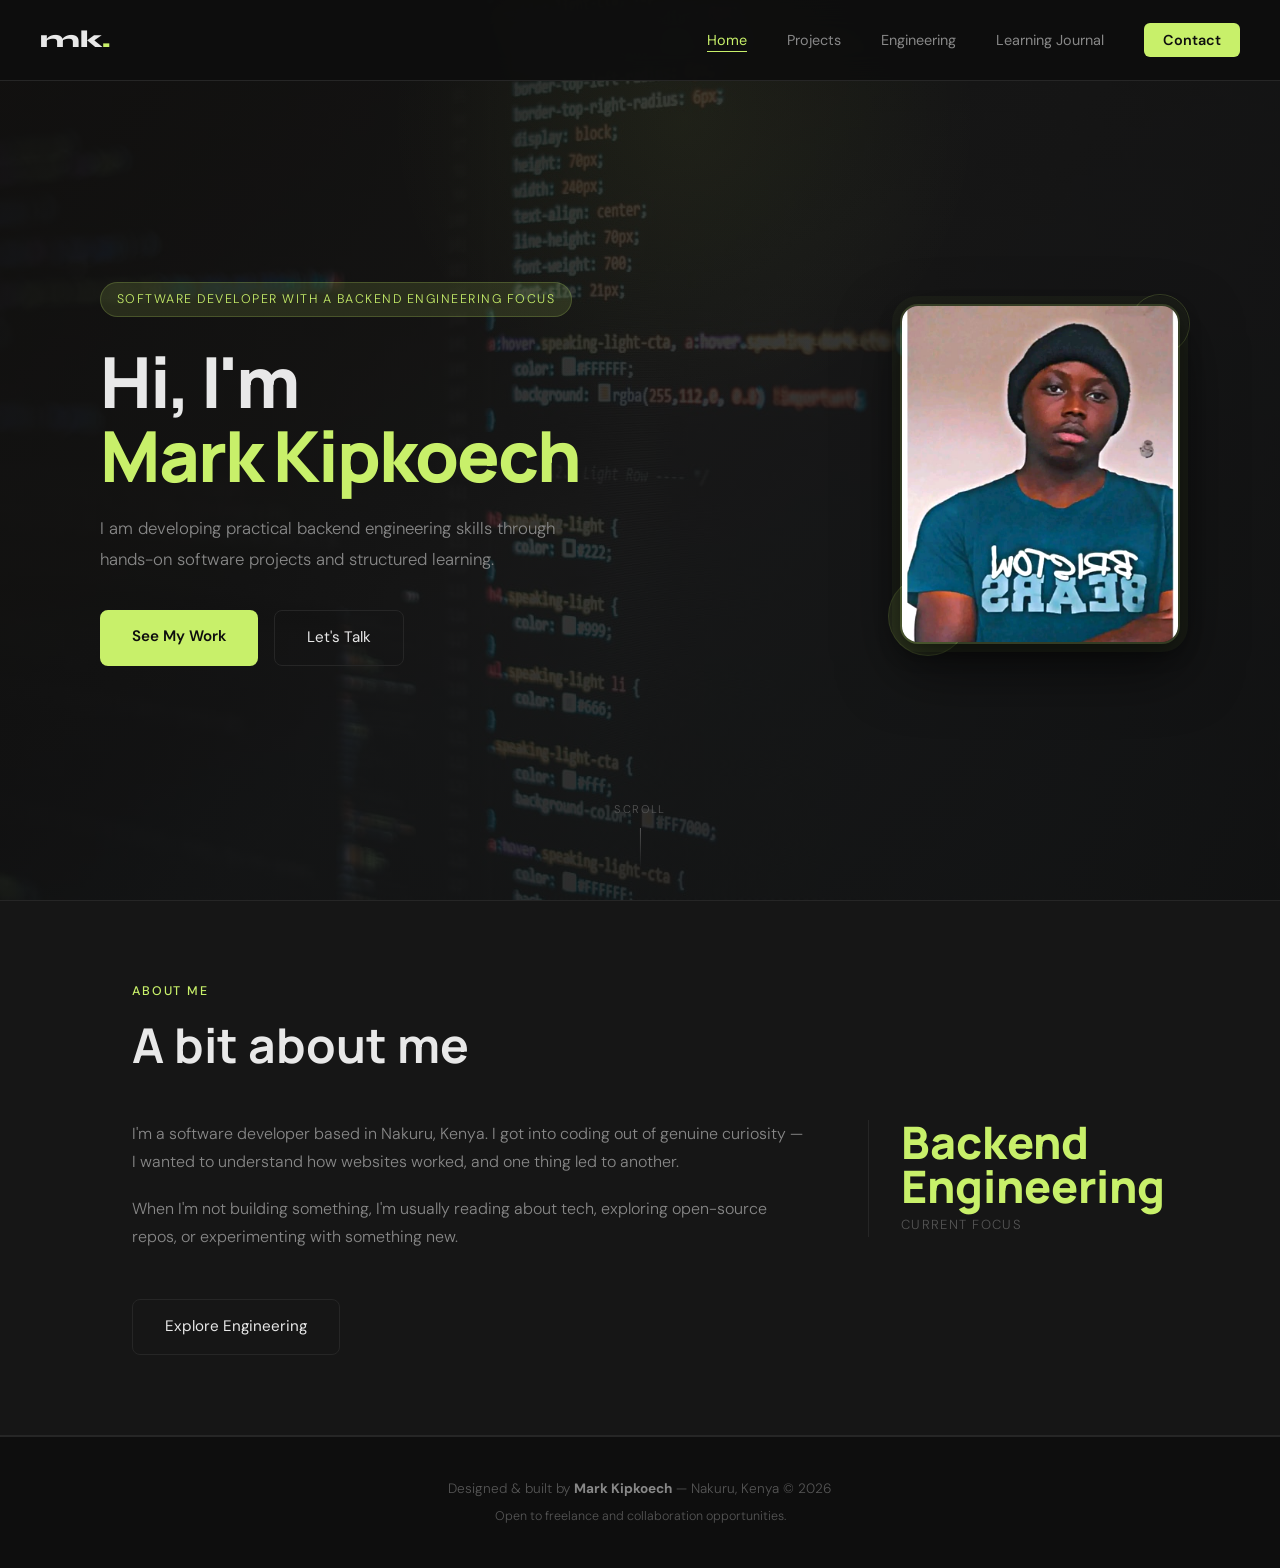
<file: index.html>
<!DOCTYPE html>
<html lang="en">
<head>
  <meta charset="UTF-8" />
  <meta name="viewport" content="width=device-width, initial-scale=1.0" />
  <meta name="description" content="Mark Kipkoech — Software Developer with a Backend Engineering Focus, developing practical skills through hands-on software projects and structured learning." />
  <title>Mark Kipkoech | Software Developer</title>
  <link rel="stylesheet" href="style.css" />
  <link rel="stylesheet" href="https://cdnjs.cloudflare.com/ajax/libs/font-awesome/6.4.0/css/all.min.css" />
  <link href="https://fonts.googleapis.com/css2?family=DM+Sans:ital,wght@0,300;0,400;0,500;1,300&family=Manrope:wght@400;600;700;800&family=Syne:wght@400;600;700;800&display=swap" rel="stylesheet" />
</head>
<body class="home-page">

  <nav class="navbar" aria-label="Main navigation">
    <a href="index.html" class="logo">mk<span>.</span></a>
    <button type="button" class="menu-toggle" id="mobile-menu" aria-label="Toggle navigation" aria-controls="nav-list" aria-expanded="false">
      <span class="bar" aria-hidden="true"></span>
      <span class="bar" aria-hidden="true"></span>
      <span class="bar" aria-hidden="true"></span>
    </button>
    <ul class="nav-links" id="nav-list">
      <li><a href="index.html" class="active" aria-current="page">Home</a></li>
      <li><a href="projects.html">Projects</a></li>
      <li><a href="engineering.html">Engineering</a></li>
      <li><a href="learning-journal.html">Learning Journal</a></li>
      <li><a href="contact.html" class="btn-contact">Contact</a></li>
    </ul>
  </nav>

  <main>
  <!-- Hero -->
  <section class="hero" id="home">
    <div class="hero-layout">

      <div class="hero-inner">
        <span class="hero-tag">Software Developer with a Backend Engineering Focus</span>
        <h1>Hi, I'm <em>Mark Kipkoech</em></h1>
        <p>I am developing practical backend engineering skills through hands-on software projects and structured learning.</p>
        <div class="hero-actions">
          <a href="projects.html" class="btn-primary">See My Work</a>
          <a href="contact.html" class="btn-secondary">Let's Talk</a>
        </div>
      </div>

      <div class="hero-photo-wrap">
        <div class="hero-photo-frame">
          <img src="profile.jpg" alt="Mark Kipkoech" class="hero-photo" />
        </div>
        <div class="photo-accent-dot"></div>
        <div class="photo-accent-ring"></div>
      </div>

    </div>
    <div class="hero-scroll-hint">
      <span>scroll</span>
      <div class="scroll-line"></div>
    </div>
  </section>

  <!-- About -->
  <section id="about" class="section about-section">
    <div class="container">
      <div class="section-label">About Me</div>
      <h2>A bit about me</h2>
      <div class="about-content">
        <div class="about-text">
          <p>
            I'm a software developer based in Nakuru, Kenya. I got into coding out of genuine curiosity — I wanted to understand how websites worked, and one thing led to another.
          </p>
          <p>
            When I'm not building something, I'm usually reading about tech, exploring open-source repos, or experimenting with something new.
          </p>
        </div>
        <div class="about-stats">
          <div class="stat">
            <span class="stat-num">Backend Engineering</span>
            <span class="stat-label">Current Focus</span>
          </div>
        </div>
      </div>

      <div class="about-cta">
        <a href="engineering.html" class="btn-secondary">Explore Engineering</a>
      </div>
    </div>
  </section>

  </main>

  <footer class="footer">
    <p>Designed &amp; built by <strong>Mark Kipkoech</strong> — Nakuru, Kenya &copy; 2026</p>
    <p class="footer-sub">Open to freelance and collaboration opportunities.</p>
  </footer>

  <script src="main.js"></script>
</body>
</html>
</file>
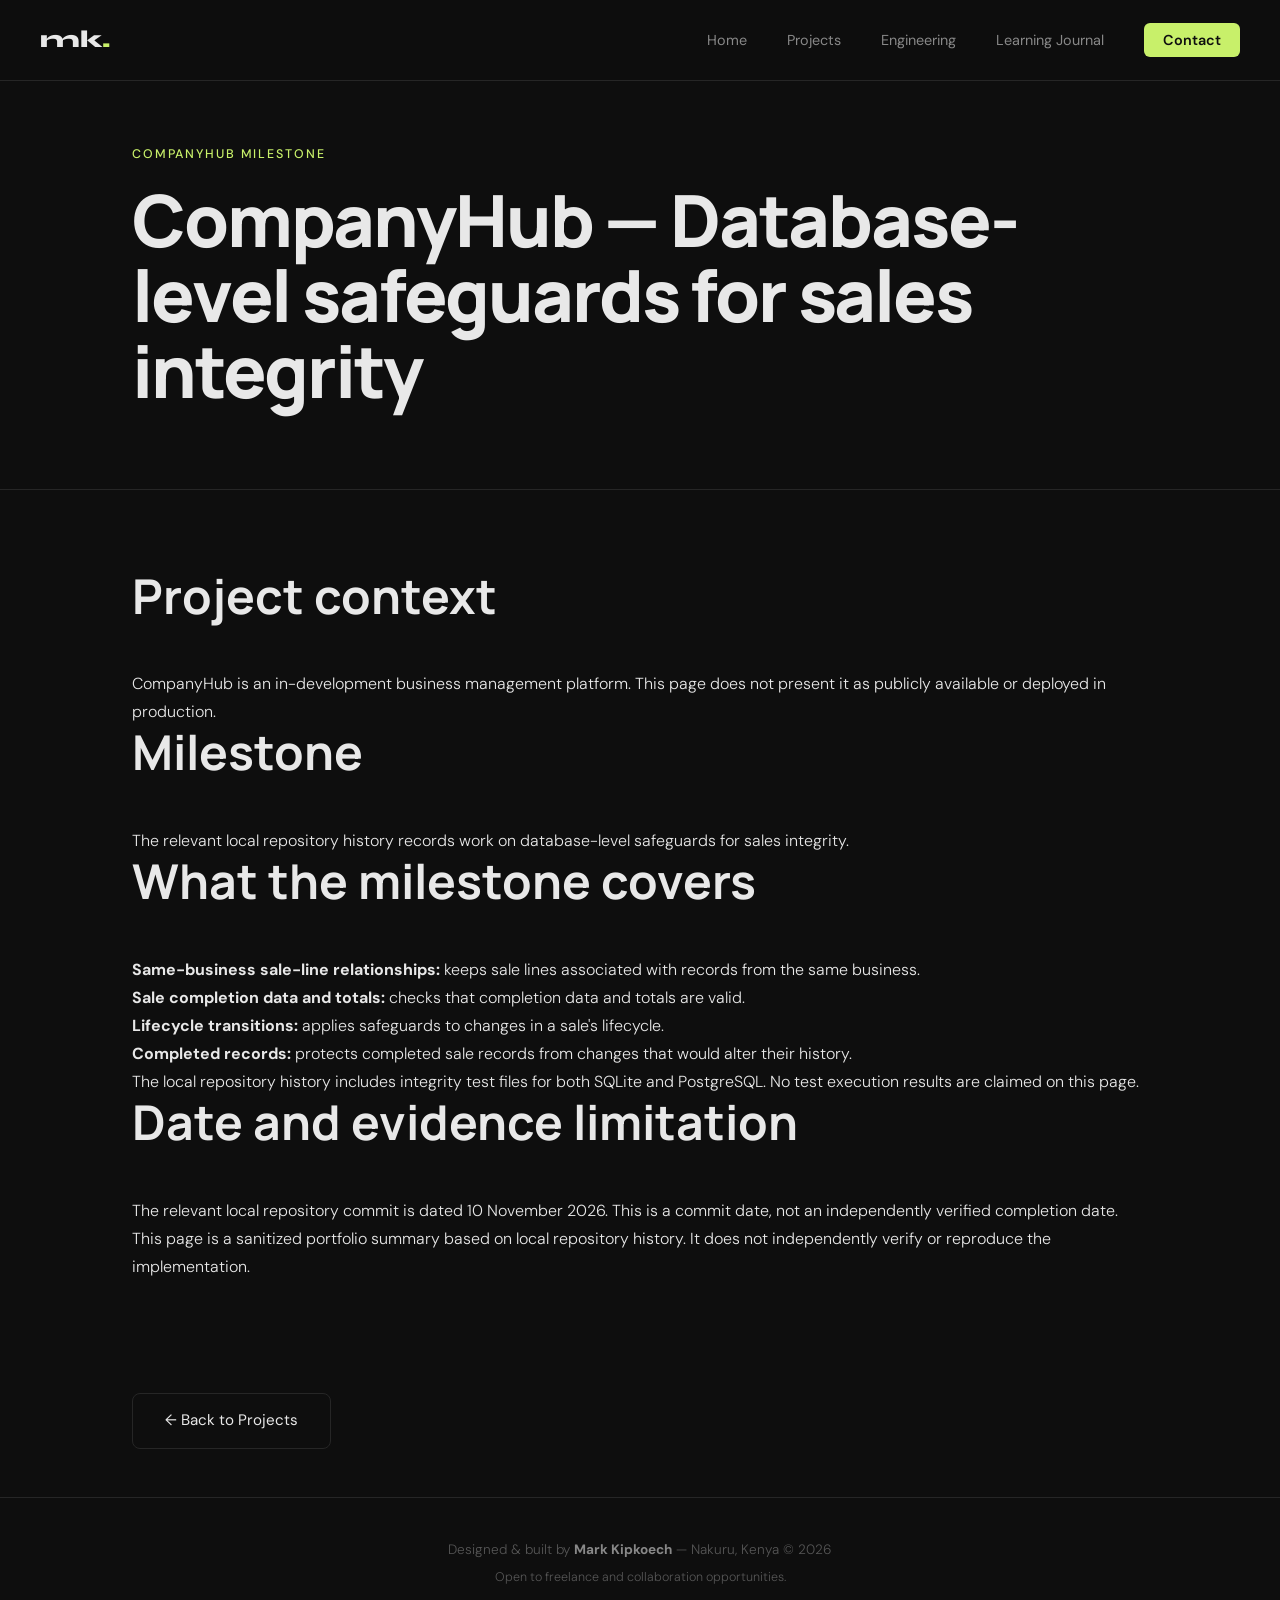
<file: companyhub-sales-integrity.html>
<!DOCTYPE html>
<html lang="en">
<head>
  <meta charset="UTF-8" />
  <meta name="viewport" content="width=device-width, initial-scale=1.0" />
  <meta name="description" content="A sanitized summary of a CompanyHub sales-integrity milestone, based on local repository history." />
  <meta property="og:type" content="article" />
  <meta property="og:title" content="CompanyHub — Database-level safeguards for sales integrity" />
  <meta property="og:description" content="A sanitized summary of a CompanyHub sales-integrity milestone, based on local repository history." />
  <meta property="og:url" content="https://markkipkoech.github.io/Mark-web-portfoliosite/companyhub-sales-integrity.html" />
  <link rel="canonical" href="https://markkipkoech.github.io/Mark-web-portfoliosite/companyhub-sales-integrity.html" />
  <title>CompanyHub — Database-level safeguards for sales integrity</title>
  <link rel="stylesheet" href="style.css" />
  <link rel="stylesheet" href="https://cdnjs.cloudflare.com/ajax/libs/font-awesome/6.4.0/css/all.min.css" />
  <link href="https://fonts.googleapis.com/css2?family=DM+Sans:ital,wght@0,300;0,400;0,500;1,300&family=Manrope:wght@400;600;700;800&family=Syne:wght@400;600;700;800&display=swap" rel="stylesheet" />
</head>
<body>

  <nav class="navbar" aria-label="Main navigation">
    <a href="index.html" class="logo">mk<span>.</span></a>
    <button type="button" class="menu-toggle" id="mobile-menu" aria-label="Toggle navigation" aria-controls="nav-list" aria-expanded="false">
      <span class="bar" aria-hidden="true"></span>
      <span class="bar" aria-hidden="true"></span>
      <span class="bar" aria-hidden="true"></span>
    </button>
    <ul class="nav-links" id="nav-list">
      <li><a href="index.html">Home</a></li>
      <li><a href="projects.html">Projects</a></li>
      <li><a href="engineering.html">Engineering</a></li>
      <li><a href="learning-journal.html">Learning Journal</a></li>
      <li><a href="contact.html" class="btn-contact">Contact</a></li>
    </ul>
  </nav>

  <main>
    <header class="page-header">
      <div class="container">
        <div class="section-label">CompanyHub milestone</div>
        <h1>CompanyHub — Database-level safeguards for sales integrity</h1>
      </div>
    </header>

    <section class="section">
      <div class="container">
        <section aria-labelledby="project-context">
          <h2 id="project-context">Project context</h2>
          <p>CompanyHub is an in-development business management platform. This page does not present it as publicly available or deployed in production.</p>
        </section>

        <section aria-labelledby="milestone">
          <h2 id="milestone">Milestone</h2>
          <p>The relevant local repository history records work on database-level safeguards for sales integrity.</p>
        </section>

        <section aria-labelledby="milestone-coverage">
          <h2 id="milestone-coverage">What the milestone covers</h2>
          <ul>
            <li><strong>Same-business sale-line relationships:</strong> keeps sale lines associated with records from the same business.</li>
            <li><strong>Sale completion data and totals:</strong> checks that completion data and totals are valid.</li>
            <li><strong>Lifecycle transitions:</strong> applies safeguards to changes in a sale's lifecycle.</li>
            <li><strong>Completed records:</strong> protects completed sale records from changes that would alter their history.</li>
          </ul>
          <p>The local repository history includes integrity test files for both SQLite and PostgreSQL. No test execution results are claimed on this page.</p>
        </section>

        <section aria-labelledby="date-and-evidence">
          <h2 id="date-and-evidence">Date and evidence limitation</h2>
          <p>The relevant local repository commit is dated 10 November 2026. This is a commit date, not an independently verified completion date.</p>
          <!-- repository-visibility:companyhub -->
          <p>This page is a sanitized portfolio summary based on local repository history. It does not independently verify or reproduce the implementation.</p>
        </section>
      </div>
    </section>

    <div class="page-nav-hint container">
      <a href="projects.html" class="btn-secondary">← Back to Projects</a>
    </div>
  </main>

  <footer class="footer">
    <p>Designed &amp; built by <strong>Mark Kipkoech</strong> — Nakuru, Kenya &copy; 2026</p>
    <p class="footer-sub">Open to freelance and collaboration opportunities.</p>
  </footer>

  <script src="main.js"></script>
</body>
</html>
</file>
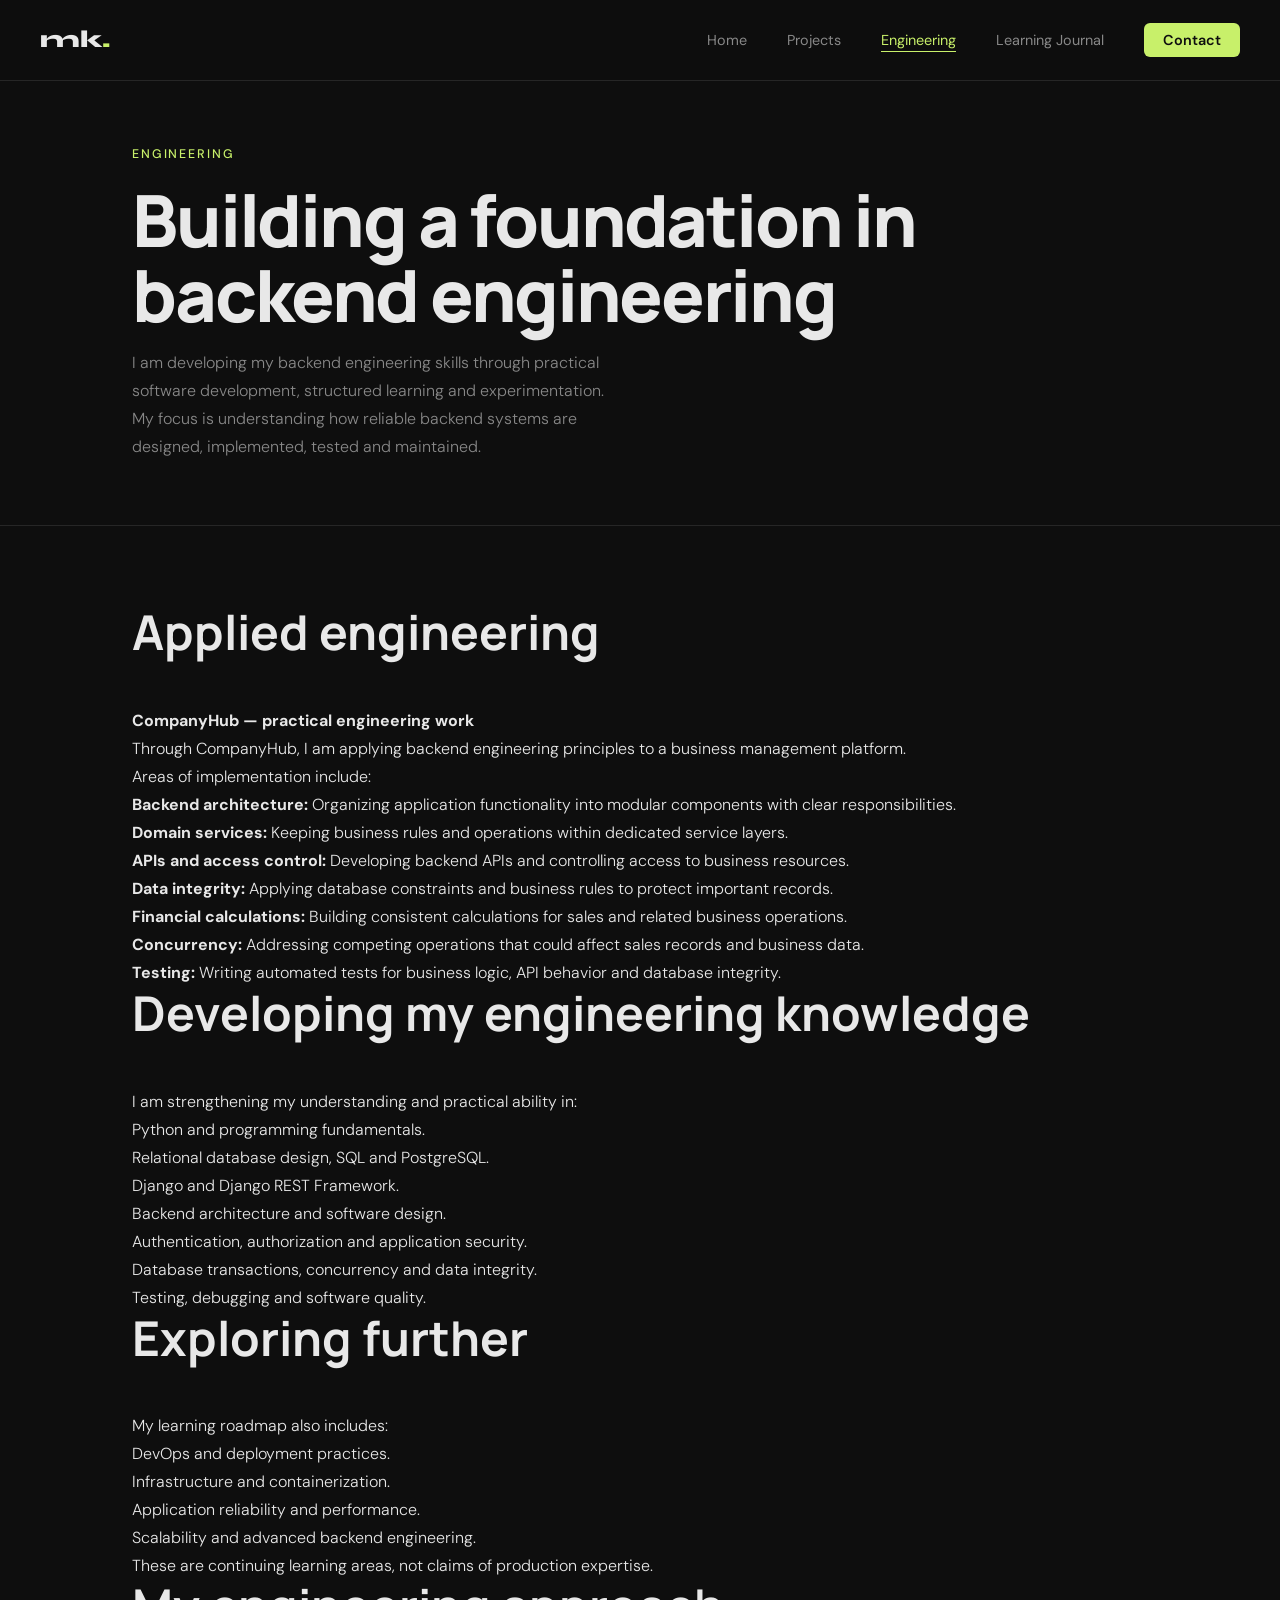
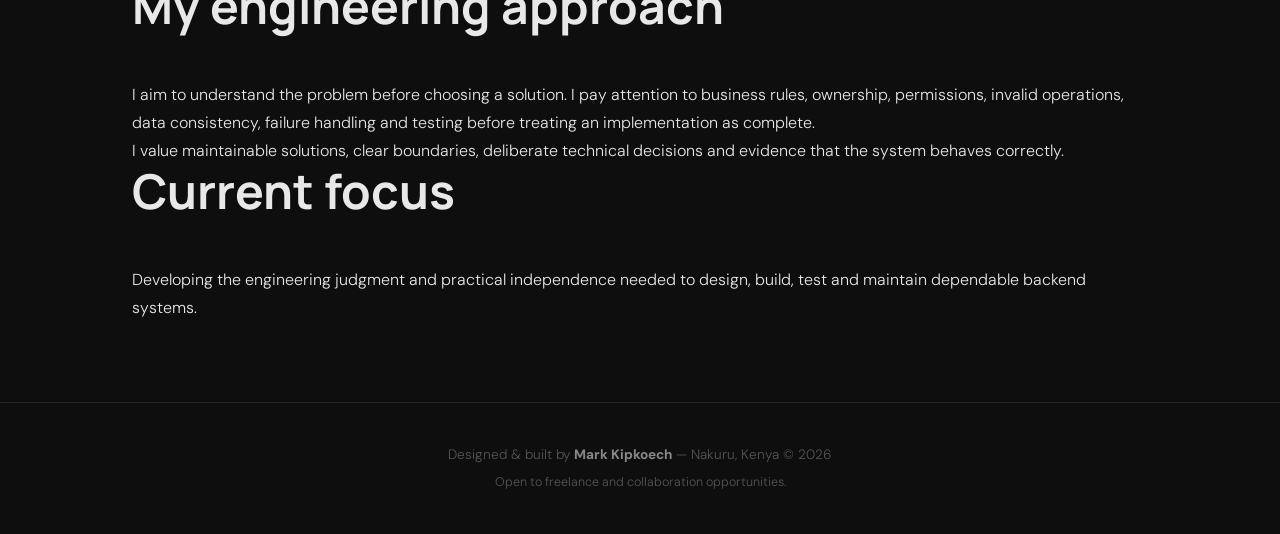
<file: engineering.html>
<!DOCTYPE html>
<html lang="en">
<head>
  <meta charset="UTF-8" />
  <meta name="viewport" content="width=device-width, initial-scale=1.0" />
  <meta name="description" content="Mark Kipkoech's applied backend engineering work, developing knowledge, further learning areas, engineering approach and current focus." />
  <title>Engineering | Mark Kipkoech</title>
  <link rel="stylesheet" href="style.css" />
  <link rel="stylesheet" href="https://cdnjs.cloudflare.com/ajax/libs/font-awesome/6.4.0/css/all.min.css" />
  <link href="https://fonts.googleapis.com/css2?family=DM+Sans:ital,wght@0,300;0,400;0,500;1,300&family=Manrope:wght@400;600;700;800&family=Syne:wght@400;600;700;800&display=swap" rel="stylesheet" />
</head>
<body>

  <nav class="navbar" aria-label="Main navigation">
    <a href="index.html" class="logo">mk<span>.</span></a>
    <button type="button" class="menu-toggle" id="mobile-menu" aria-label="Toggle navigation" aria-controls="nav-list" aria-expanded="false">
      <span class="bar" aria-hidden="true"></span>
      <span class="bar" aria-hidden="true"></span>
      <span class="bar" aria-hidden="true"></span>
    </button>
    <ul class="nav-links" id="nav-list">
      <li><a href="index.html">Home</a></li>
      <li><a href="projects.html">Projects</a></li>
      <li><a href="engineering.html" class="active" aria-current="page">Engineering</a></li>
      <li><a href="learning-journal.html">Learning Journal</a></li>
      <li><a href="contact.html" class="btn-contact">Contact</a></li>
    </ul>
  </nav>

  <main>
    <header class="page-header">
      <div class="container">
        <div class="section-label">Engineering</div>
        <h1>Building a foundation in backend engineering</h1>
        <p>I am developing my backend engineering skills through practical software development, structured learning and experimentation. My focus is understanding how reliable backend systems are designed, implemented, tested and maintained.</p>
      </div>
    </header>

    <section class="section">
      <div class="container">
        <section aria-labelledby="applied-engineering">
          <h2 id="applied-engineering">Applied engineering</h2>
          <p><strong>CompanyHub — practical engineering work</strong></p>
          <p>Through CompanyHub, I am applying backend engineering principles to a business management platform.</p>
          <!-- repository-visibility:companyhub -->
          <p>Areas of implementation include:</p>
          <ul>
            <li><strong>Backend architecture:</strong> Organizing application functionality into modular components with clear responsibilities.</li>
            <li><strong>Domain services:</strong> Keeping business rules and operations within dedicated service layers.</li>
            <li><strong>APIs and access control:</strong> Developing backend APIs and controlling access to business resources.</li>
            <li><strong>Data integrity:</strong> Applying database constraints and business rules to protect important records.</li>
            <li><strong>Financial calculations:</strong> Building consistent calculations for sales and related business operations.</li>
            <li><strong>Concurrency:</strong> Addressing competing operations that could affect sales records and business data.</li>
            <li><strong>Testing:</strong> Writing automated tests for business logic, API behavior and database integrity.</li>
          </ul>
        </section>

        <section aria-labelledby="developing-knowledge">
          <h2 id="developing-knowledge">Developing my engineering knowledge</h2>
          <p>I am strengthening my understanding and practical ability in:</p>
          <ul>
            <li>Python and programming fundamentals.</li>
            <li>Relational database design, SQL and PostgreSQL.</li>
            <li>Django and Django REST Framework.</li>
            <li>Backend architecture and software design.</li>
            <li>Authentication, authorization and application security.</li>
            <li>Database transactions, concurrency and data integrity.</li>
            <li>Testing, debugging and software quality.</li>
          </ul>
        </section>

        <section aria-labelledby="exploring-further">
          <h2 id="exploring-further">Exploring further</h2>
          <p>My learning roadmap also includes:</p>
          <ul>
            <li>DevOps and deployment practices.</li>
            <li>Infrastructure and containerization.</li>
            <li>Application reliability and performance.</li>
            <li>Scalability and advanced backend engineering.</li>
          </ul>
          <p>These are continuing learning areas, not claims of production expertise.</p>
        </section>

        <section aria-labelledby="engineering-approach">
          <h2 id="engineering-approach">My engineering approach</h2>
          <p>I aim to understand the problem before choosing a solution. I pay attention to business rules, ownership, permissions, invalid operations, data consistency, failure handling and testing before treating an implementation as complete.</p>
          <p>I value maintainable solutions, clear boundaries, deliberate technical decisions and evidence that the system behaves correctly.</p>
        </section>

        <section aria-labelledby="current-focus">
          <h2 id="current-focus">Current focus</h2>
          <p>Developing the engineering judgment and practical independence needed to design, build, test and maintain dependable backend systems.</p>
        </section>
      </div>
    </section>
  </main>

  <footer class="footer">
    <p>Designed &amp; built by <strong>Mark Kipkoech</strong> — Nakuru, Kenya &copy; 2026</p>
    <p class="footer-sub">Open to freelance and collaboration opportunities.</p>
  </footer>

  <script src="main.js"></script>
</body>
</html>
</file>
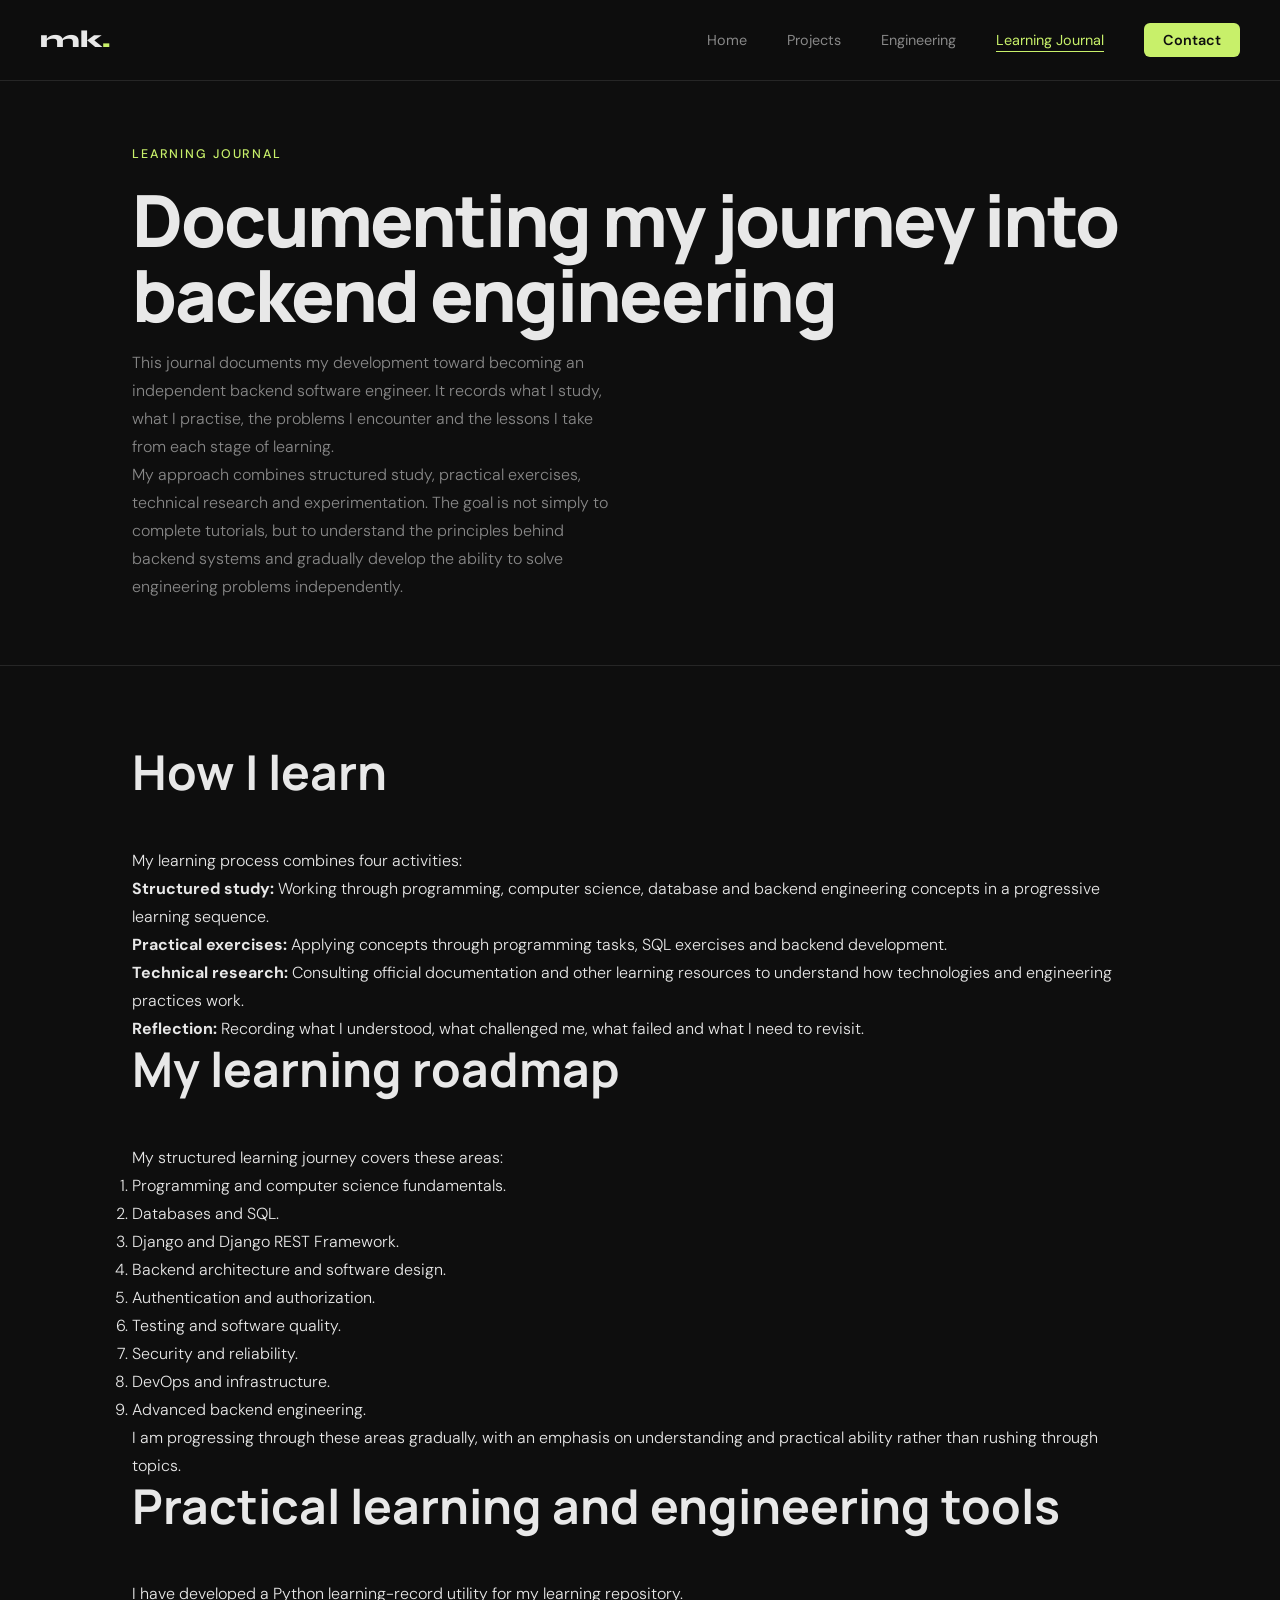
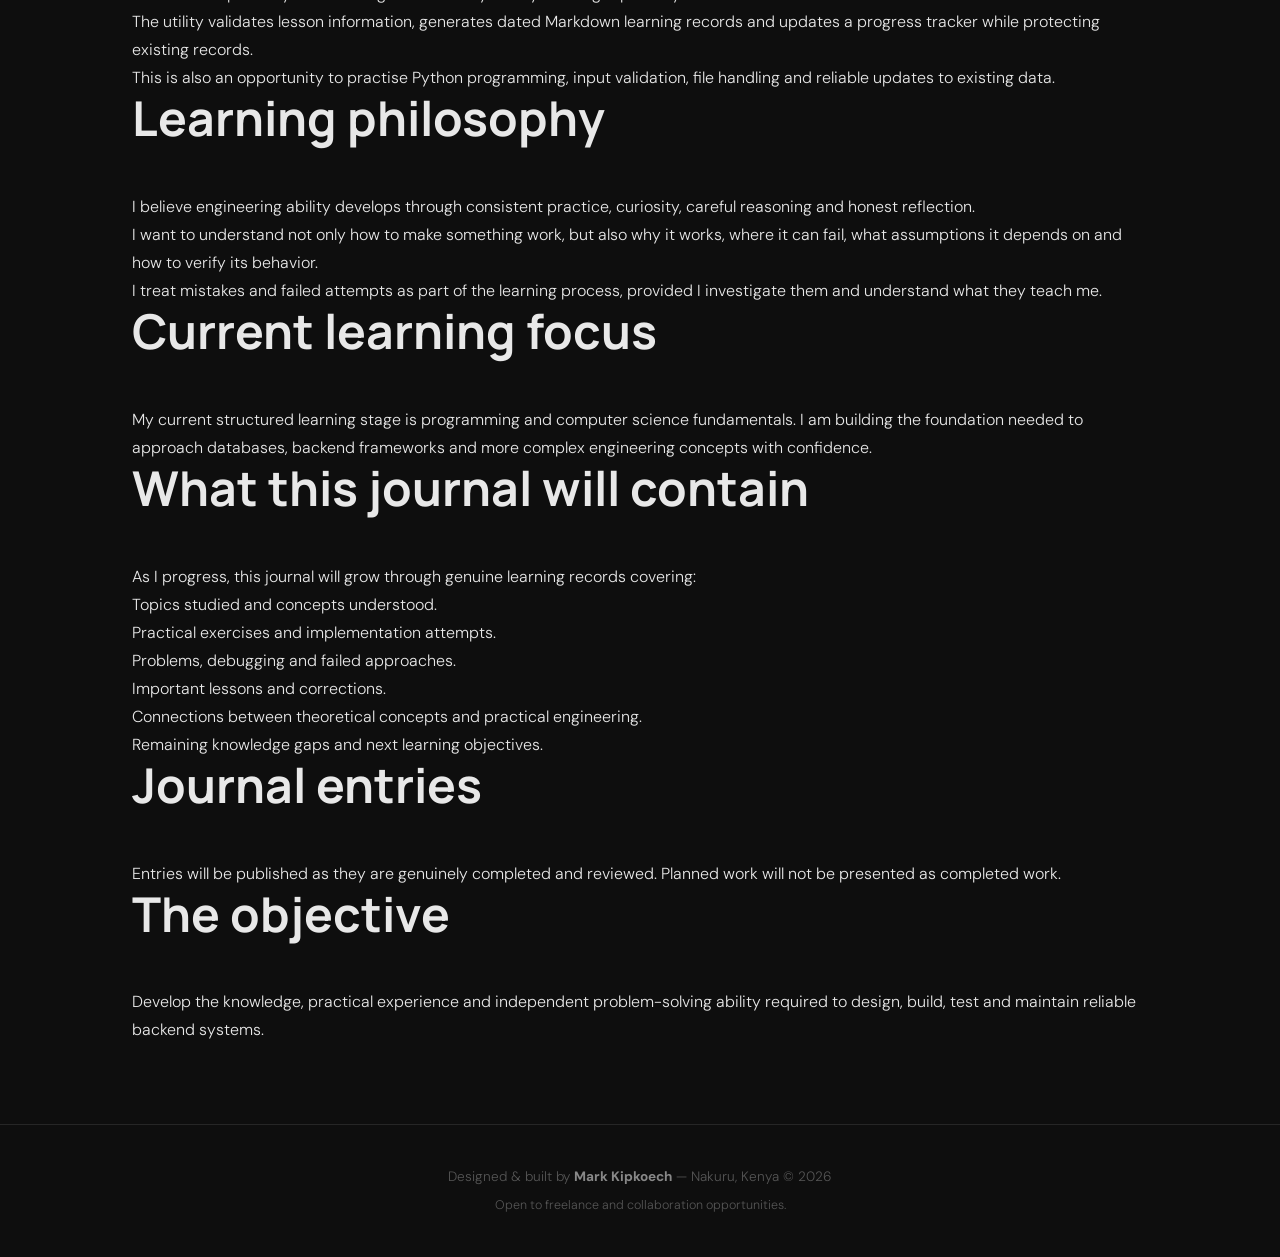
<file: learning-journal.html>
<!DOCTYPE html>
<html lang="en">
<head>
  <meta charset="UTF-8" />
  <meta name="viewport" content="width=device-width, initial-scale=1.0" />
  <meta name="description" content="A learning journal documenting Mark Kipkoech's structured study, practical exercises, technical research and development toward backend engineering." />
  <title>Learning Journal | Mark Kipkoech</title>
  <link rel="stylesheet" href="style.css" />
  <link rel="stylesheet" href="https://cdnjs.cloudflare.com/ajax/libs/font-awesome/6.4.0/css/all.min.css" />
  <link href="https://fonts.googleapis.com/css2?family=DM+Sans:ital,wght@0,300;0,400;0,500;1,300&family=Manrope:wght@400;600;700;800&family=Syne:wght@400;600;700;800&display=swap" rel="stylesheet" />
</head>
<body>

  <nav class="navbar" aria-label="Main navigation">
    <a href="index.html" class="logo">mk<span>.</span></a>
    <button type="button" class="menu-toggle" id="mobile-menu" aria-label="Toggle navigation" aria-controls="nav-list" aria-expanded="false">
      <span class="bar" aria-hidden="true"></span>
      <span class="bar" aria-hidden="true"></span>
      <span class="bar" aria-hidden="true"></span>
    </button>
    <ul class="nav-links" id="nav-list">
      <li><a href="index.html">Home</a></li>
      <li><a href="projects.html">Projects</a></li>
      <li><a href="engineering.html">Engineering</a></li>
      <li><a href="learning-journal.html" class="active" aria-current="page">Learning Journal</a></li>
      <li><a href="contact.html" class="btn-contact">Contact</a></li>
    </ul>
  </nav>

  <main>
    <header class="page-header">
      <div class="container">
        <div class="section-label">Learning Journal</div>
        <h1>Documenting my journey into backend engineering</h1>
        <p>This journal documents my development toward becoming an independent backend software engineer. It records what I study, what I practise, the problems I encounter and the lessons I take from each stage of learning.</p>
        <p>My approach combines structured study, practical exercises, technical research and experimentation. The goal is not simply to complete tutorials, but to understand the principles behind backend systems and gradually develop the ability to solve engineering problems independently.</p>
      </div>
    </header>

    <section class="section">
      <div class="container">
        <section aria-labelledby="how-i-learn">
          <h2 id="how-i-learn">How I learn</h2>
          <p>My learning process combines four activities:</p>
          <ul>
            <li><strong>Structured study:</strong> Working through programming, computer science, database and backend engineering concepts in a progressive learning sequence.</li>
            <li><strong>Practical exercises:</strong> Applying concepts through programming tasks, SQL exercises and backend development.</li>
            <li><strong>Technical research:</strong> Consulting official documentation and other learning resources to understand how technologies and engineering practices work.</li>
            <li><strong>Reflection:</strong> Recording what I understood, what challenged me, what failed and what I need to revisit.</li>
          </ul>
        </section>

        <section aria-labelledby="learning-roadmap">
          <h2 id="learning-roadmap">My learning roadmap</h2>
          <p>My structured learning journey covers these areas:</p>
          <ol>
            <li>Programming and computer science fundamentals.</li>
            <li>Databases and SQL.</li>
            <li>Django and Django REST Framework.</li>
            <li>Backend architecture and software design.</li>
            <li>Authentication and authorization.</li>
            <li>Testing and software quality.</li>
            <li>Security and reliability.</li>
            <li>DevOps and infrastructure.</li>
            <li>Advanced backend engineering.</li>
          </ol>
          <p>I am progressing through these areas gradually, with an emphasis on understanding and practical ability rather than rushing through topics.</p>
        </section>

        <section aria-labelledby="practical-learning">
          <h2 id="practical-learning">Practical learning and engineering tools</h2>
          <p>I have developed a Python learning-record utility for my learning repository.</p>
          <p>The utility validates lesson information, generates dated Markdown learning records and updates a progress tracker while protecting existing records.</p>
          <p>This is also an opportunity to practise Python programming, input validation, file handling and reliable updates to existing data.</p>
        </section>

        <section aria-labelledby="learning-philosophy">
          <h2 id="learning-philosophy">Learning philosophy</h2>
          <p>I believe engineering ability develops through consistent practice, curiosity, careful reasoning and honest reflection.</p>
          <p>I want to understand not only how to make something work, but also why it works, where it can fail, what assumptions it depends on and how to verify its behavior.</p>
          <p>I treat mistakes and failed attempts as part of the learning process, provided I investigate them and understand what they teach me.</p>
        </section>

        <section aria-labelledby="current-learning-focus">
          <h2 id="current-learning-focus">Current learning focus</h2>
          <p>My current structured learning stage is programming and computer science fundamentals. I am building the foundation needed to approach databases, backend frameworks and more complex engineering concepts with confidence.</p>
        </section>

        <section aria-labelledby="journal-contents">
          <h2 id="journal-contents">What this journal will contain</h2>
          <p>As I progress, this journal will grow through genuine learning records covering:</p>
          <ul>
            <li>Topics studied and concepts understood.</li>
            <li>Practical exercises and implementation attempts.</li>
            <li>Problems, debugging and failed approaches.</li>
            <li>Important lessons and corrections.</li>
            <li>Connections between theoretical concepts and practical engineering.</li>
            <li>Remaining knowledge gaps and next learning objectives.</li>
          </ul>
        </section>

        <section aria-labelledby="journal-entries">
          <h2 id="journal-entries">Journal entries</h2>
          <p>Entries will be published as they are genuinely completed and reviewed. Planned work will not be presented as completed work.</p>
        </section>

        <section aria-labelledby="learning-objective">
          <h2 id="learning-objective">The objective</h2>
          <p>Develop the knowledge, practical experience and independent problem-solving ability required to design, build, test and maintain reliable backend systems.</p>
        </section>
      </div>
    </section>
  </main>

  <footer class="footer">
    <p>Designed &amp; built by <strong>Mark Kipkoech</strong> — Nakuru, Kenya &copy; 2026</p>
    <p class="footer-sub">Open to freelance and collaboration opportunities.</p>
  </footer>

  <script src="main.js"></script>
</body>
</html>
</file>
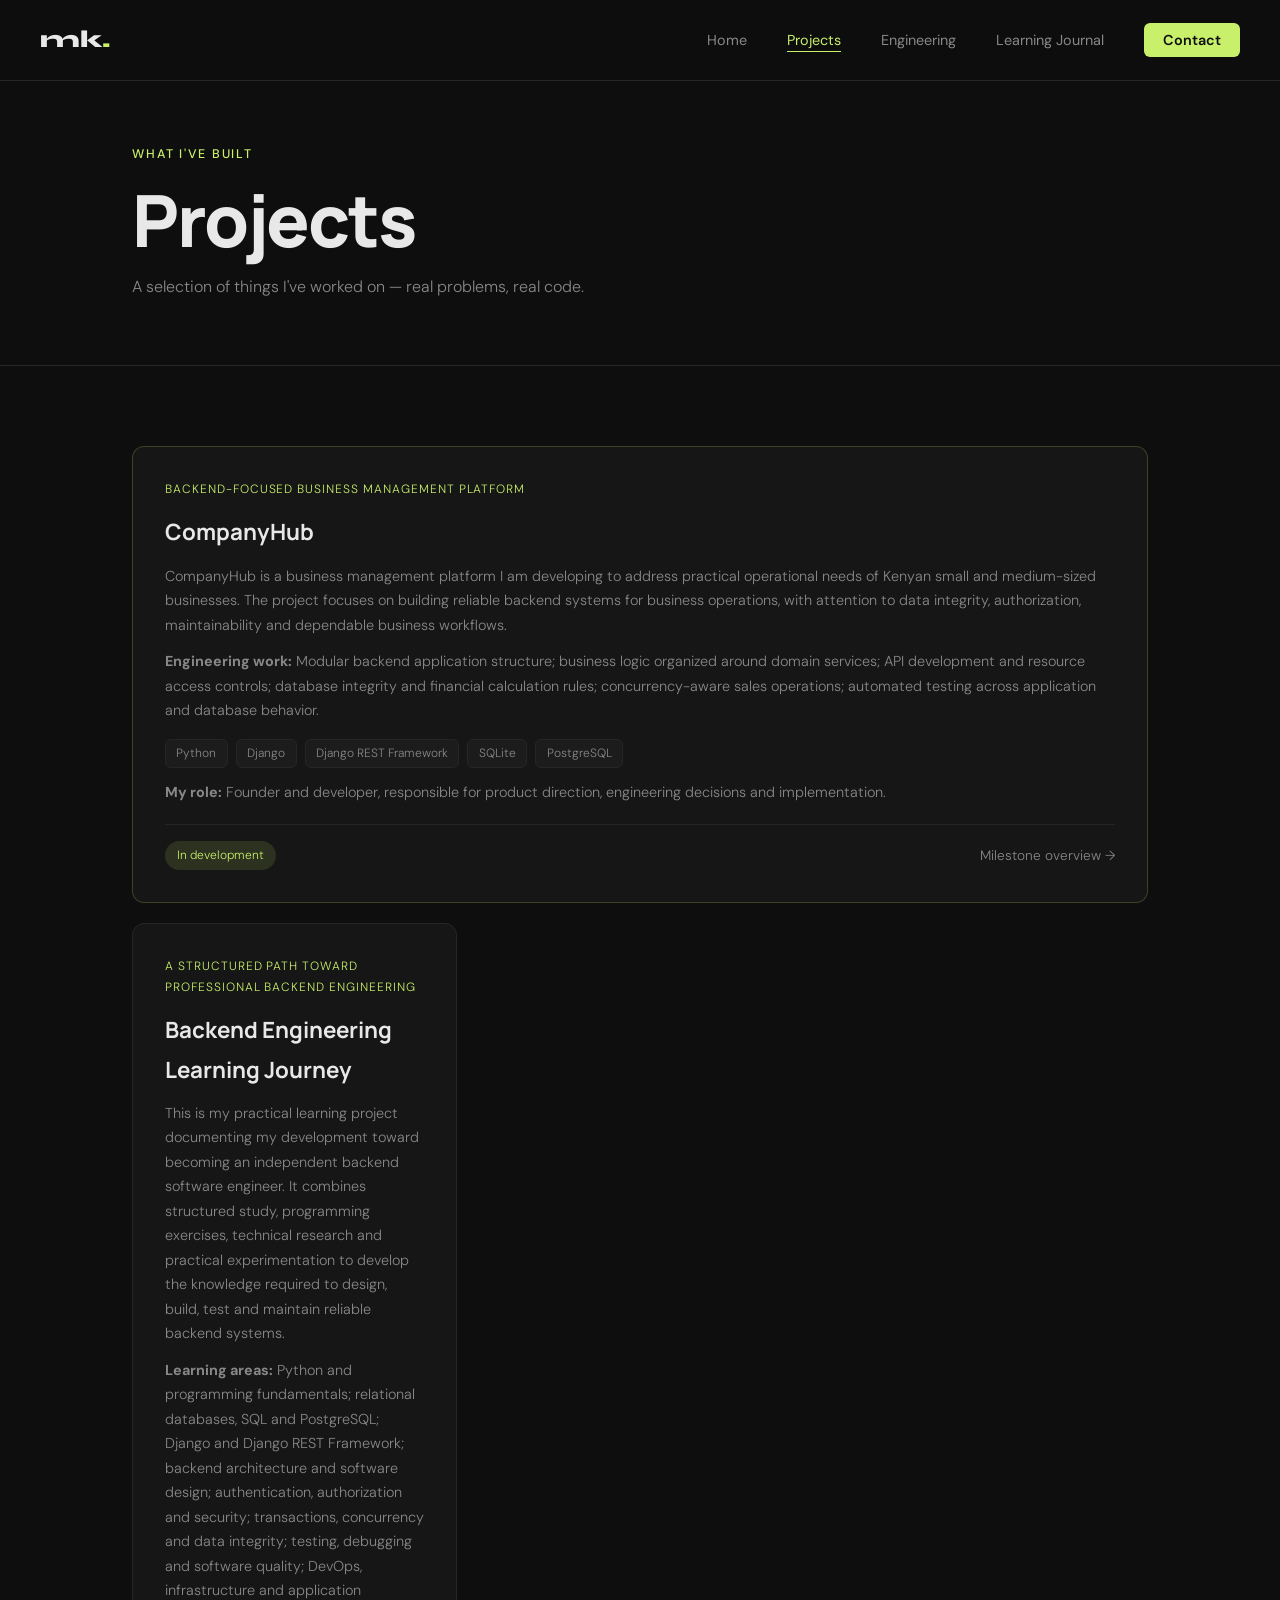
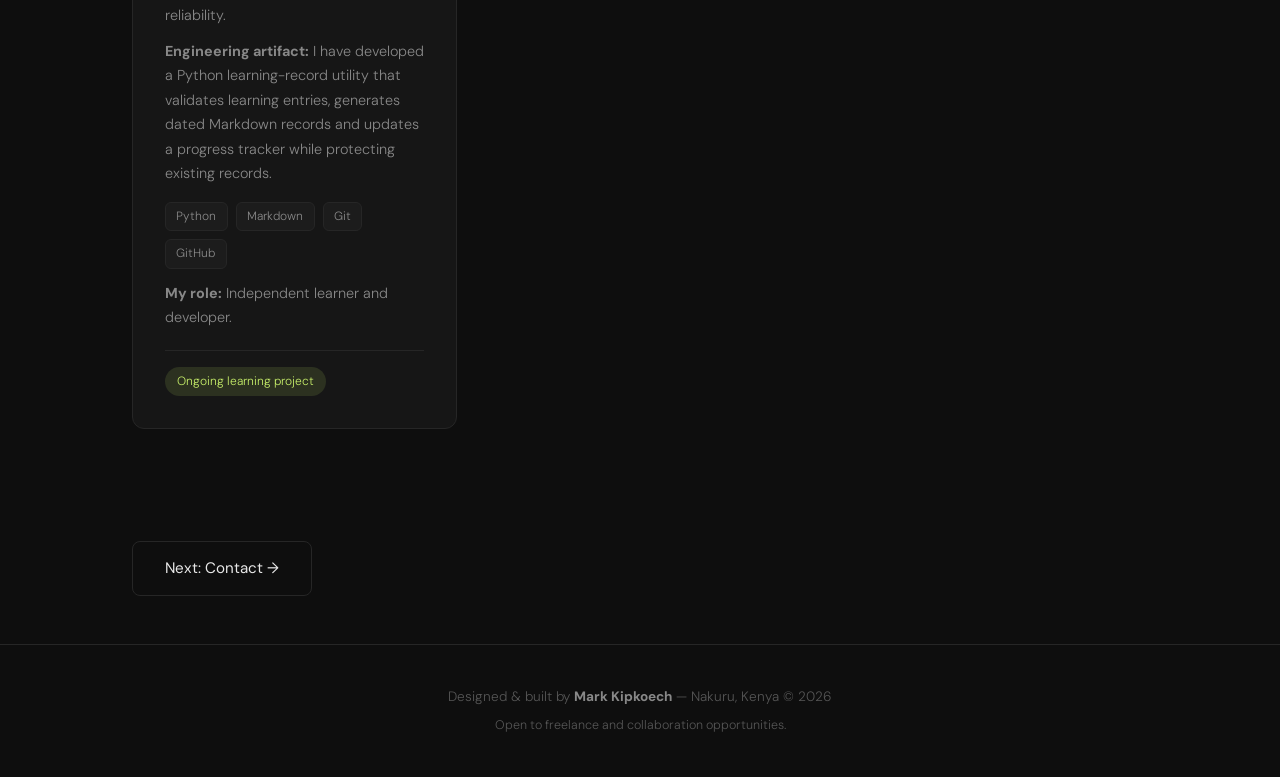
<file: projects.html>
<!DOCTYPE html>
<html lang="en">
<head>
  <meta charset="UTF-8" />
  <meta name="viewport" content="width=device-width, initial-scale=1.0" />
  <meta name="description" content="Projects by Mark Kipkoech, a Software Developer with a Backend Engineering Focus, featuring practical software development and learning projects." />
  <title>Projects | Mark Kipkoech</title>
  <link rel="stylesheet" href="style.css" />
  <link rel="stylesheet" href="https://cdnjs.cloudflare.com/ajax/libs/font-awesome/6.4.0/css/all.min.css" />
  <link href="https://fonts.googleapis.com/css2?family=DM+Sans:ital,wght@0,300;0,400;0,500;1,300&family=Manrope:wght@400;600;700;800&family=Syne:wght@400;600;700;800&display=swap" rel="stylesheet" />
</head>
<body>

  <nav class="navbar" aria-label="Main navigation">
    <a href="index.html" class="logo">mk<span>.</span></a>
    <button type="button" class="menu-toggle" id="mobile-menu" aria-label="Toggle navigation" aria-controls="nav-list" aria-expanded="false">
      <span class="bar" aria-hidden="true"></span>
      <span class="bar" aria-hidden="true"></span>
      <span class="bar" aria-hidden="true"></span>
    </button>
    <ul class="nav-links" id="nav-list">
      <li><a href="index.html">Home</a></li>
      <li><a href="projects.html" class="active" aria-current="page">Projects</a></li>
      <li><a href="engineering.html">Engineering</a></li>
      <li><a href="learning-journal.html">Learning Journal</a></li>
      <li><a href="contact.html" class="btn-contact">Contact</a></li>
    </ul>
  </nav>

  <main>
  <div class="page-header">
    <div class="container">
      <div class="section-label">What I've built</div>
      <h1>Projects</h1>
      <p>A selection of things I've worked on — real problems, real code.</p>
    </div>
  </div>

  <section class="section projects-section">
    <div class="container">
      <div class="projects-grid">

        <article class="project-card project-card--featured">
          <div class="project-meta">Backend-focused business management platform</div>
          <h3>CompanyHub</h3>
          <p>
            CompanyHub is a business management platform I am developing to address practical operational needs of Kenyan small and medium-sized businesses.
            The project focuses on building reliable backend systems for business operations, with attention to data integrity, authorization, maintainability and dependable business workflows.
          </p>
          <p>
            <strong>Engineering work:</strong> Modular backend application structure; business logic organized around domain services; API development and resource access controls; database integrity and financial calculation rules; concurrency-aware sales operations; automated testing across application and database behavior.
          </p>
          <div class="project-tech">
            <span>Python</span>
            <span>Django</span>
            <span>Django REST Framework</span>
            <span>SQLite</span>
            <span>PostgreSQL</span>
          </div>
          <p><strong>My role:</strong> Founder and developer, responsible for product direction, engineering decisions and implementation.</p>
          <!-- repository-visibility:companyhub -->
          <div class="project-footer">
            <span class="project-status">In development</span>
            <a href="companyhub-sales-integrity.html" class="project-link">Milestone overview →</a>
          </div>
        </article>

        <article class="project-card">
          <div class="project-meta">A structured path toward professional backend engineering</div>
          <h3>Backend Engineering Learning Journey</h3>
          <p>
            This is my practical learning project documenting my development toward becoming an independent backend software engineer.
            It combines structured study, programming exercises, technical research and practical experimentation to develop the knowledge required to design, build, test and maintain reliable backend systems.
          </p>
          <p>
            <strong>Learning areas:</strong> Python and programming fundamentals; relational databases, SQL and PostgreSQL; Django and Django REST Framework; backend architecture and software design; authentication, authorization and security; transactions, concurrency and data integrity; testing, debugging and software quality; DevOps, infrastructure and application reliability.
          </p>
          <p>
            <strong>Engineering artifact:</strong> I have developed a Python learning-record utility that validates learning entries, generates dated Markdown records and updates a progress tracker while protecting existing records.
          </p>
          <div class="project-tech">
            <span>Python</span>
            <span>Markdown</span>
            <span>Git</span>
            <span>GitHub</span>
          </div>
          <p><strong>My role:</strong> Independent learner and developer.</p>
          <!-- repository-visibility:backend-engineering-learning-journey -->
          <div class="project-footer">
            <span class="project-status">Ongoing learning project</span>
          </div>
        </article>

      </div>
    </div>
  </section>

  <div class="page-nav-hint container">
    <a href="contact.html" class="btn-secondary">Next: Contact →</a>
  </div>

  </main>

  <footer class="footer">
    <p>Designed &amp; built by <strong>Mark Kipkoech</strong> — Nakuru, Kenya &copy; 2026</p>
    <p class="footer-sub">Open to freelance and collaboration opportunities.</p>
  </footer>

  <script src="main.js"></script>
</body>
</html>
</file>
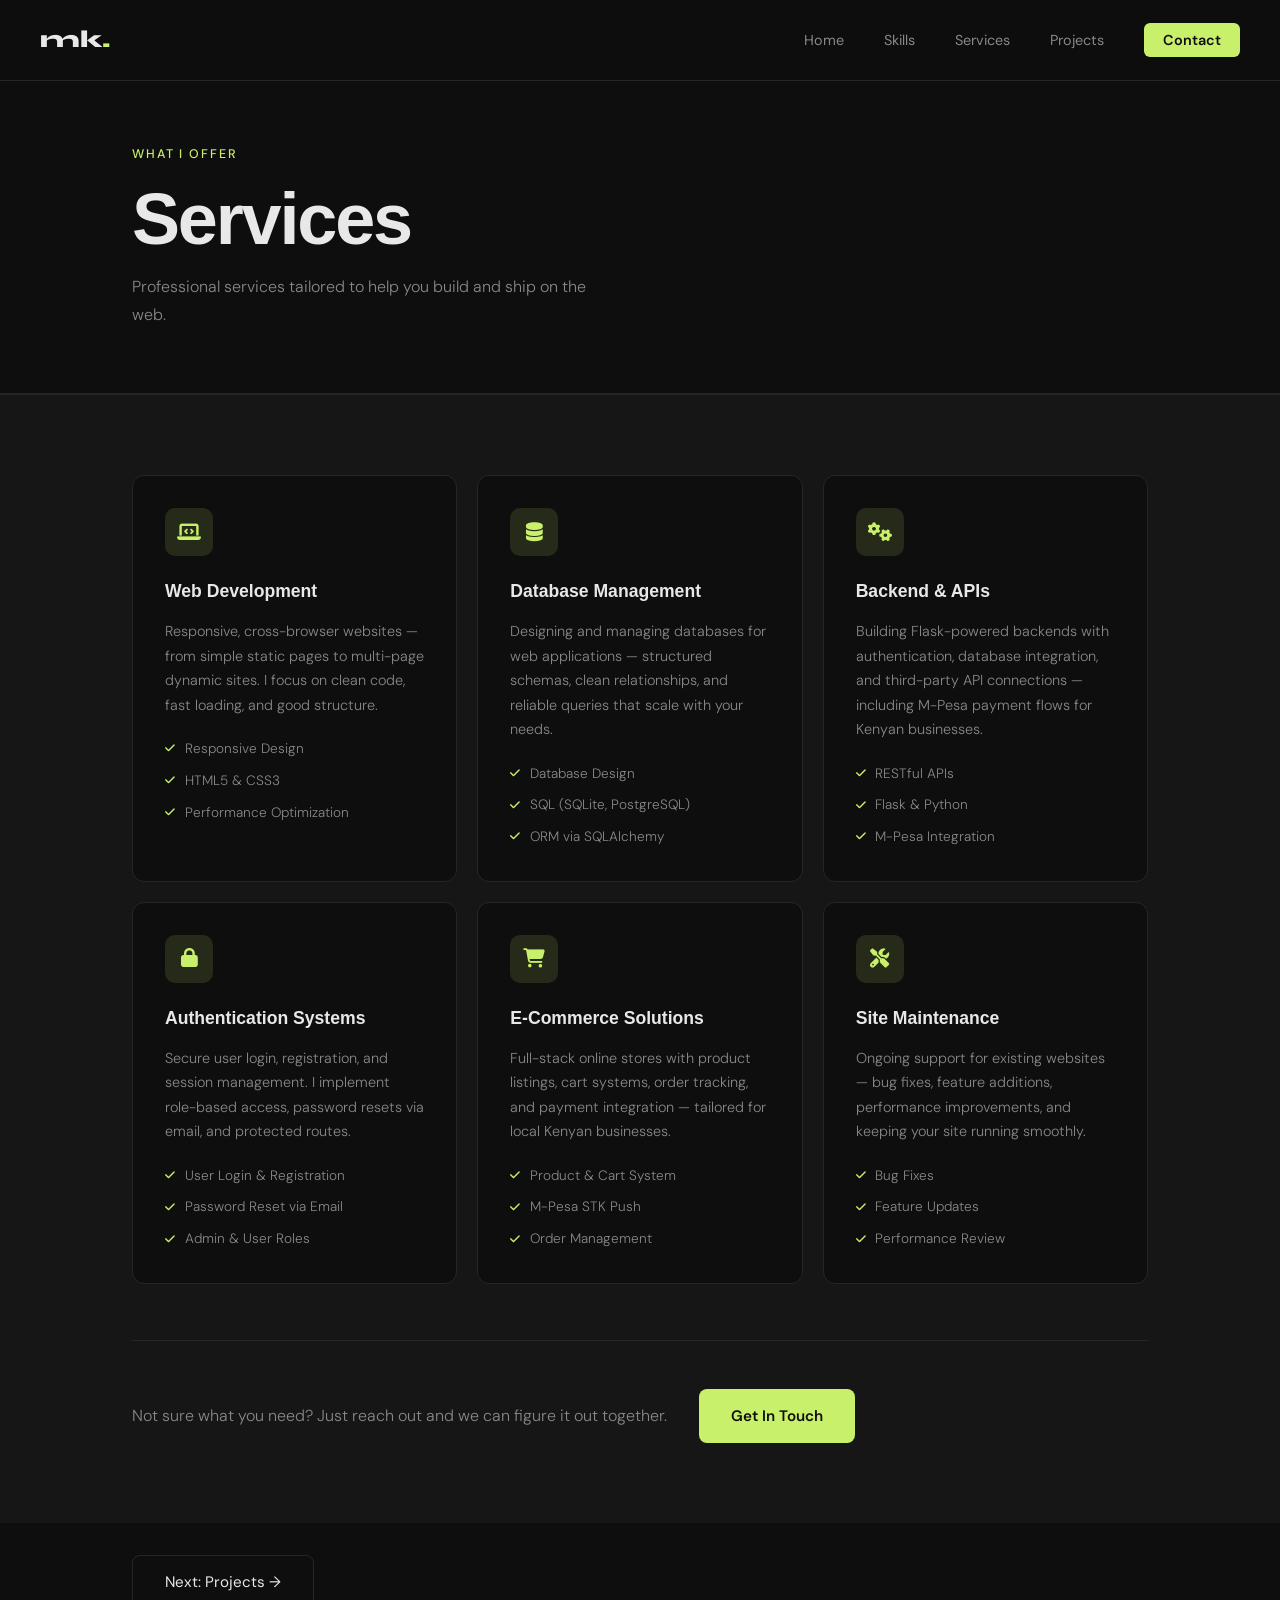
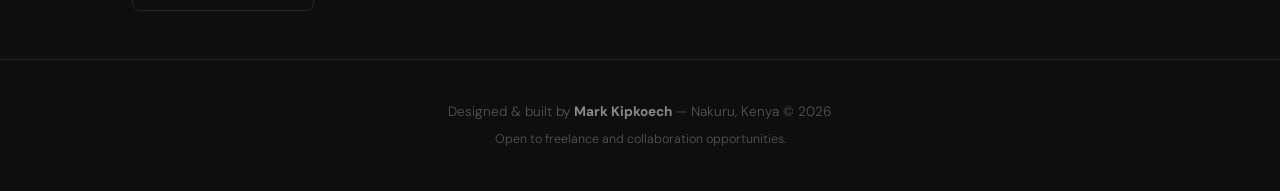
<file: Services.html>
<!DOCTYPE html>
<html lang="en">
<head>
  <meta charset="UTF-8" />
  <meta name="viewport" content="width=device-width, initial-scale=1.0" />
  <meta name="description" content="Services — Mark Kipkoech, Web Developer" />
  <title>Services | Mark Kipkoech</title>
  <link rel="stylesheet" href="style.css" />
  <link rel="stylesheet" href="https://cdnjs.cloudflare.com/ajax/libs/font-awesome/6.4.0/css/all.min.css" />
  <link href="https://fonts.googleapis.com/css2?family=Syne:wght@400;600;700;800&family=DM+Sans:ital,wght@0,300;0,400;0,500;1,300&display=swap" rel="stylesheet" />
</head>
<body>

  <nav class="navbar">
    <a href="index.html" class="logo">mk<span>.</span></a>
    <div class="menu-toggle" id="mobile-menu" aria-label="Toggle navigation">
      <span class="bar"></span>
      <span class="bar"></span>
      <span class="bar"></span>
    </div>
    <ul class="nav-links" id="nav-list">
      <li><a href="index.html">Home</a></li>
      <li><a href="skills.html">Skills</a></li>
      <li><a href="services.html" class="active">Services</a></li>
      <li><a href="projects.html">Projects</a></li>
      <li><a href="contact.html" class="btn-contact">Contact</a></li>
    </ul>
  </nav>

  <div class="page-header">
    <div class="container">
      <div class="section-label">What I offer</div>
      <h1>Services</h1>
      <p>Professional services tailored to help you build and ship on the web.</p>
    </div>
  </div>

  <section class="section services-section">
    <div class="container">
      <div class="services-grid">

        <div class="service-card">
          <div class="service-icon"><i class="fas fa-laptop-code"></i></div>
          <h3>Web Development</h3>
          <p class="service-description">
            Responsive, cross-browser websites — from simple static pages to multi-page dynamic sites. I focus on clean code, fast loading, and good structure.
          </p>
          <ul class="service-features">
            <li><i class="fas fa-check"></i> Responsive Design</li>
            <li><i class="fas fa-check"></i> HTML5 &amp; CSS3</li>
            <li><i class="fas fa-check"></i> Performance Optimization</li>
          </ul>
        </div>

        <div class="service-card">
          <div class="service-icon"><i class="fas fa-database"></i></div>
          <h3>Database Management</h3>
          <p class="service-description">
            Designing and managing databases for web applications — structured schemas, clean relationships, and reliable queries that scale with your needs.
          </p>
          <ul class="service-features">
            <li><i class="fas fa-check"></i> Database Design</li>
            <li><i class="fas fa-check"></i> SQL (SQLite, PostgreSQL)</li>
            <li><i class="fas fa-check"></i> ORM via SQLAlchemy</li>
          </ul>
        </div>

        <div class="service-card">
          <div class="service-icon"><i class="fas fa-cogs"></i></div>
          <h3>Backend &amp; APIs</h3>
          <p class="service-description">
            Building Flask-powered backends with authentication, database integration, and third-party API connections — including M-Pesa payment flows for Kenyan businesses.
          </p>
          <ul class="service-features">
            <li><i class="fas fa-check"></i> RESTful APIs</li>
            <li><i class="fas fa-check"></i> Flask &amp; Python</li>
            <li><i class="fas fa-check"></i> M-Pesa Integration</li>
          </ul>
        </div>

        <div class="service-card">
          <div class="service-icon"><i class="fas fa-lock"></i></div>
          <h3>Authentication Systems</h3>
          <p class="service-description">
            Secure user login, registration, and session management. I implement role-based access, password resets via email, and protected routes.
          </p>
          <ul class="service-features">
            <li><i class="fas fa-check"></i> User Login &amp; Registration</li>
            <li><i class="fas fa-check"></i> Password Reset via Email</li>
            <li><i class="fas fa-check"></i> Admin &amp; User Roles</li>
          </ul>
        </div>

        <div class="service-card">
          <div class="service-icon"><i class="fas fa-shopping-cart"></i></div>
          <h3>E-Commerce Solutions</h3>
          <p class="service-description">
            Full-stack online stores with product listings, cart systems, order tracking, and payment integration — tailored for local Kenyan businesses.
          </p>
          <ul class="service-features">
            <li><i class="fas fa-check"></i> Product &amp; Cart System</li>
            <li><i class="fas fa-check"></i> M-Pesa STK Push</li>
            <li><i class="fas fa-check"></i> Order Management</li>
          </ul>
        </div>

        <div class="service-card">
          <div class="service-icon"><i class="fas fa-tools"></i></div>
          <h3>Site Maintenance</h3>
          <p class="service-description">
            Ongoing support for existing websites — bug fixes, feature additions, performance improvements, and keeping your site running smoothly.
          </p>
          <ul class="service-features">
            <li><i class="fas fa-check"></i> Bug Fixes</li>
            <li><i class="fas fa-check"></i> Feature Updates</li>
            <li><i class="fas fa-check"></i> Performance Review</li>
          </ul>
        </div>

      </div>

      <div class="services-cta">
        <p>Not sure what you need? Just reach out and we can figure it out together.</p>
        <a href="contact.html" class="btn-primary">Get In Touch</a>
      </div>
    </div>
  </section>

  <div class="page-nav-hint container">
    <a href="projects.html" class="btn-secondary">Next: Projects →</a>
  </div>

  <footer class="footer">
    <p>Designed &amp; built by <strong>Mark Kipkoech</strong> — Nakuru, Kenya &copy; 2026</p>
    <p class="footer-sub">Open to freelance and collaboration opportunities.</p>
  </footer>

  <script src="main.js"></script>
</body>
</html>
</file>
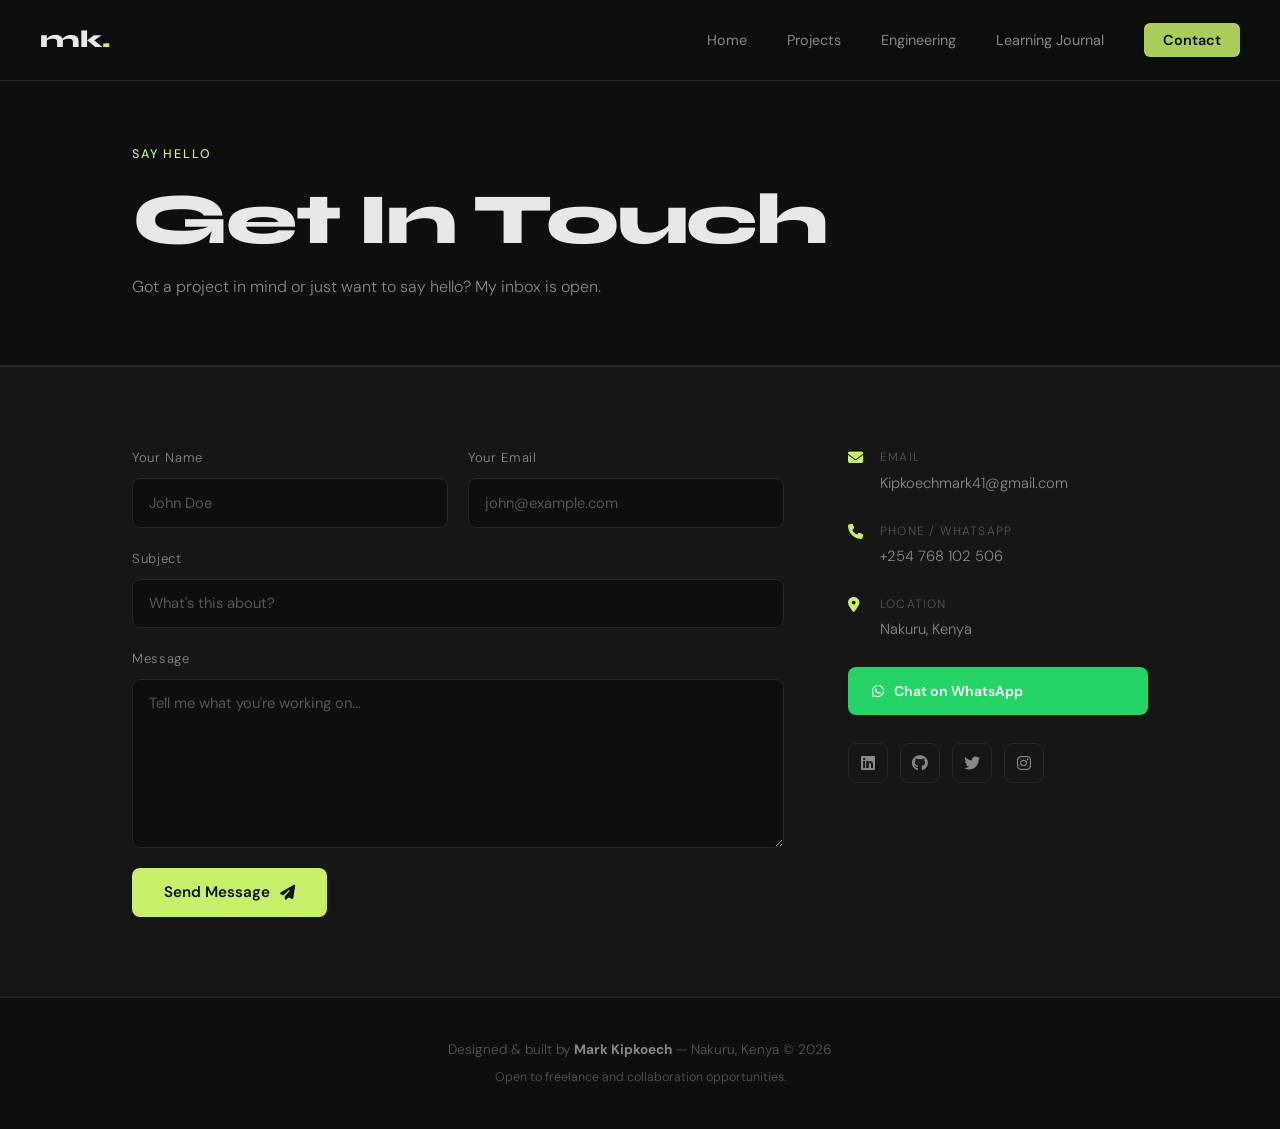
<file: formspree-backup-20261115-235117/contact.html>
<!DOCTYPE html>
<html lang="en">
<head>
  <meta charset="UTF-8" />
  <meta name="viewport" content="width=device-width, initial-scale=1.0" />
  <meta name="description" content="Contact — Mark Kipkoech, Web Developer" />
  <title>Contact | Mark Kipkoech</title>
  <link rel="stylesheet" href="style.css" />
  <link rel="stylesheet" href="https://cdnjs.cloudflare.com/ajax/libs/font-awesome/6.4.0/css/all.min.css" />
  <link href="https://fonts.googleapis.com/css2?family=Syne:wght@400;600;700;800&family=DM+Sans:ital,wght@0,300;0,400;0,500;1,300&display=swap" rel="stylesheet" />
</head>
<body>

  <nav class="navbar" aria-label="Main navigation">
    <a href="index.html" class="logo">mk<span>.</span></a>
    <button type="button" class="menu-toggle" id="mobile-menu" aria-label="Toggle navigation" aria-controls="nav-list" aria-expanded="false">
      <span class="bar" aria-hidden="true"></span>
      <span class="bar" aria-hidden="true"></span>
      <span class="bar" aria-hidden="true"></span>
    </button>
    <ul class="nav-links" id="nav-list">
      <li><a href="index.html">Home</a></li>
      <li><a href="projects.html">Projects</a></li>
      <li><a href="engineering.html">Engineering</a></li>
      <li><a href="learning-journal.html">Learning Journal</a></li>
      <li><a href="contact.html" class="btn-contact active" aria-current="page">Contact</a></li>
    </ul>
  </nav>

  <div class="page-header">
    <div class="container">
      <div class="section-label">Say hello</div>
      <h1>Get In Touch</h1>
      <p>Got a project in mind or just want to say hello? My inbox is open.</p>
    </div>
  </div>

  <section class="section contact-section">
    <div class="container">
      <div class="contact-layout">

        <form class="contact-form" id="contact-form">
          <div class="form-row">
            <div class="form-group">
              <label for="name">Your Name</label>
              <input type="text" id="name" name="name" placeholder="John Doe" required />
            </div>
            <div class="form-group">
              <label for="email">Your Email</label>
              <input type="email" id="email" name="email" placeholder="john@example.com" required />
            </div>
          </div>
          <div class="form-group">
            <label for="subject">Subject</label>
            <input type="text" id="subject" name="subject" placeholder="What's this about?" required />
          </div>
          <div class="form-group">
            <label for="message">Message</label>
            <textarea id="message" name="message" rows="7" placeholder="Tell me what you're working on..." required></textarea>
          </div>
          <button type="submit" class="submit-button">
            Send Message <i class="fas fa-paper-plane"></i>
          </button>
        </form>

        <div class="contact-info">
          <div class="contact-item">
            <i class="fas fa-envelope"></i>
            <div>
              <span>Email</span>
              <a href="mailto:Kipkoechmark41@gmail.com">Kipkoechmark41@gmail.com</a>
            </div>
          </div>
          <div class="contact-item">
            <i class="fas fa-phone"></i>
            <div>
              <span>Phone / WhatsApp</span>
              <a href="tel:+254768102506">+254 768 102 506</a>
            </div>
          </div>
          <div class="contact-item">
            <i class="fas fa-map-marker-alt"></i>
            <div>
              <span>Location</span>
              <em>Nakuru, Kenya</em>
            </div>
          </div>

          <a href="https://wa.me/254768102506" class="whatsapp-button" target="_blank">
            <i class="fab fa-whatsapp"></i> Chat on WhatsApp
          </a>

          <div class="social-links">
            <a href="https://www.linkedin.com/in/mark-kipkoech-b4b0233ab" class="social-link" target="_blank" aria-label="LinkedIn">
              <i class="fab fa-linkedin"></i>
            </a>
            <a href="https://github.com/Markkipkoech" class="social-link" target="_blank" aria-label="GitHub">
              <i class="fab fa-github"></i>
            </a>
            <a href="https://x.com/MKipkoech73761" class="social-link" target="_blank" aria-label="X (Twitter)">
              <i class="fab fa-twitter"></i>
            </a>
            <a href="https://www.instagram.com/marky_novaa?igsh=ZzFqZmFwM2xneGFp" class="social-link" target="_blank" aria-label="Instagram">
              <i class="fab fa-instagram"></i>
            </a>
          </div>
        </div>

      </div>
    </div>
  </section>

  <footer class="footer">
    <p>Designed &amp; built by <strong>Mark Kipkoech</strong> — Nakuru, Kenya &copy; 2026</p>
    <p class="footer-sub">Open to freelance and collaboration opportunities.</p>
  </footer>

  <script src="main.js"></script>
</body>
</html>
</file>
<file: style.css>
/* ============================================================
   Mark Kipkoech — Portfolio CSS
   ============================================================ */

/* --- Reset & Base --- */
*, *::before, *::after {
  box-sizing: border-box;
  margin: 0;
  padding: 0;
}

:root {
  --bg: #0e0e0e;
  --bg-card: #161616;
  --bg-card-alt: #1c1c1c;
  --accent: #c8f06a;
  --accent-dim: rgba(200, 240, 106, 0.12);
  --text: #e8e8e8;
  --text-muted: #888;
  --text-dim: #555;
  --border: #262626;
  --radius: 12px;
  --font-display: 'Manrope', sans-serif;
  --font-wordmark: 'Syne', sans-serif;
  --font-body: 'DM Sans', sans-serif;
  --transition: 0.25s ease;
  --max-w: 1080px;
}

html { scroll-behavior: smooth; }

body {
  background: var(--bg);
  color: var(--text);
  font-family: var(--font-body);
  font-weight: 300;
  line-height: 1.75;
  -webkit-font-smoothing: antialiased;
}

a { color: inherit; text-decoration: none; }
ul { list-style: none; }
img { max-width: 100%; display: block; }

/* ── Home page only background ── */
body.home-page {
  background-color: var(--bg);
  background-image:
    /* dark overlay so text stays readable */
    linear-gradient(
      135deg,
      rgba(14, 14, 14, 0.93) 0%,
      rgba(14, 14, 14, 0.80) 50%,
      rgba(14, 14, 14, 0.93) 100%
    ),
    url('hero-bg.jpg');
  background-size: cover;
  background-position: center;
  background-attachment: fixed;
  background-repeat: no-repeat;
}

/* --- Container --- */
.container {
  max-width: var(--max-w);
  margin: 0 auto;
  padding: 0 2rem;
}

/* --- Section Shared --- */
.section { padding: 80px 0; }

.section-label {
  font-family: var(--font-body);
  font-size: 0.78rem;
  font-weight: 500;
  letter-spacing: 0.15em;
  text-transform: uppercase;
  color: var(--accent);
  margin-bottom: 1rem;
}

.section h2 {
  font-family: var(--font-display);
  font-size: clamp(2rem, 4vw, 3rem);
  font-weight: 700;
  color: var(--text);
  margin-bottom: 3rem;
  line-height: 1.1;
}

/* ============================================================
   NAVBAR
   ============================================================ */
.navbar {
  position: fixed;
  top: 0; left: 0; right: 0;
  z-index: 100;
  display: flex;
  align-items: center;
  justify-content: space-between;
  padding: 1.2rem 2.5rem;
  background: rgba(14, 14, 14, 0.92);
  backdrop-filter: blur(14px);
  border-bottom: 1px solid var(--border);
}

.logo {
  font-family: var(--font-wordmark);
  font-size: 1.5rem;
  font-weight: 800;
  color: var(--text);
  letter-spacing: -0.02em;
}

.logo span { color: var(--accent); }

.nav-links {
  display: flex;
  align-items: center;
  gap: 2.5rem;
}

.nav-links a {
  font-size: 0.9rem;
  font-weight: 400;
  color: var(--text-muted);
  transition: color var(--transition);
  position: relative;
}

.nav-links a::after {
  content: '';
  position: absolute;
  left: 0; bottom: -3px;
  width: 0; height: 1px;
  background: var(--accent);
  transition: width var(--transition);
}

.nav-links a:hover { color: var(--text); }
.nav-links a:hover::after { width: 100%; }

.nav-links a.active {
  color: var(--accent);
}

.nav-links a.active::after { width: 100%; }

.navbar a:focus-visible,
.menu-toggle:focus-visible {
  outline: 2px solid var(--accent);
  outline-offset: 4px;
}

.btn-contact {
  background: var(--accent) !important;
  color: #0e0e0e !important;
  font-weight: 600 !important;
  padding: 0.5rem 1.2rem;
  border-radius: 6px;
  transition: opacity var(--transition) !important;
}

.btn-contact::after { display: none !important; }
.btn-contact:hover { opacity: 0.85; color: #0e0e0e !important; }
.btn-contact.active { opacity: 0.85; }

.menu-toggle {
  display: none;
  flex-direction: column;
  gap: 5px;
  align-items: center;
  justify-content: center;
  cursor: pointer;
  padding: 4px;
  border: 0;
  background: transparent;
  color: inherit;
  font: inherit;
}

.menu-toggle.is-active .bar { background: var(--accent); }

.bar {
  display: block;
  width: 24px; height: 2px;
  background: var(--text);
  border-radius: 2px;
  transition: var(--transition);
}

/* ============================================================
   PAGE HEADER (for inner pages)
   ============================================================ */
.page-header {
  padding: 9rem 0 4rem;
  border-bottom: 1px solid var(--border);
}

.page-header h1 {
  font-family: var(--font-display);
  font-size: clamp(2.5rem, 6vw, 4.5rem);
  font-weight: 800;
  color: var(--text);
  line-height: 1.05;
  letter-spacing: -0.03em;
  margin: 0.5rem 0 1rem;
}

.page-header p {
  font-size: 1rem;
  color: var(--text-muted);
  max-width: 480px;
}

/* Page bottom nav hint */
.page-nav-hint {
  padding: 2rem 2rem 3rem;
}

/* ============================================================
   HERO
   ============================================================ */
.hero {
  min-height: 100vh;
  display: flex;
  flex-direction: column;
  align-items: center;
  justify-content: center;
  padding: 8rem 2rem 5rem;
  position: relative;
  overflow: hidden;
}

.hero::before {
  content: '';
  position: absolute;
  top: -180px; left: 30%;
  width: 600px; height: 600px;
  background: radial-gradient(circle, rgba(200, 240, 106, 0.06) 0%, transparent 70%);
  pointer-events: none;
}

/* Two-column layout */
.hero-layout {
  display: grid;
  grid-template-columns: 1fr auto;
  align-items: center;
  gap: 5rem;
  max-width: var(--max-w);
  width: 100%;
}

.hero-inner {
  max-width: 560px;
}

.hero-tag {
  display: inline-block;
  font-size: 0.78rem;
  letter-spacing: 0.12em;
  text-transform: uppercase;
  color: var(--accent);
  background: var(--accent-dim);
  border: 1px solid rgba(200, 240, 106, 0.2);
  padding: 0.35rem 1rem;
  border-radius: 100px;
  margin-bottom: 1.75rem;
}

.hero h1 {
  font-family: var(--font-display);
  font-size: clamp(2.8rem, 5.5vw, 4.8rem);
  font-weight: 800;
  line-height: 1.05;
  color: var(--text);
  margin-bottom: 1.25rem;
  letter-spacing: -0.03em;
}

.hero h1 em {
  font-style: normal;
  color: var(--accent);
  display: block;
}

.hero p {
  font-size: 1.05rem;
  color: var(--text-muted);
  max-width: 480px;
  margin-bottom: 2.25rem;
  font-weight: 300;
  line-height: 1.8;
}

.hero-actions {
  display: flex;
  gap: 1rem;
  flex-wrap: wrap;
}

/* ── Photo ── */
.hero-photo-wrap {
  position: relative;
  flex-shrink: 0;
}

.hero-photo-frame {
  width: 280px;
  height: 340px;
  border-radius: 18px;
  overflow: hidden;
  border: 2px solid rgba(200, 240, 106, 0.18);
  box-shadow:
    0 0 0 8px rgba(200, 240, 106, 0.04),
    0 24px 60px rgba(0, 0, 0, 0.55),
    0 8px 20px rgba(0, 0, 0, 0.4);
  position: relative;
  z-index: 2;
}

.hero-photo {
  width: 100%;
  height: 100%;
  object-fit: cover;
  object-position: center top;
  display: block;
  /* Sharpness & clarity enhancements */
  image-rendering: -webkit-optimize-contrast;
  image-rendering: crisp-edges;
  filter:
    contrast(1.08)
    brightness(1.04)
    saturate(1.1)
    sharpen(0);
  -webkit-filter:
    contrast(1.08)
    brightness(1.04)
    saturate(1.1);
  transition: filter 0.4s ease;
}

.hero-photo-frame:hover .hero-photo {
  filter: contrast(1.12) brightness(1.06) saturate(1.15);
}

/* Decorative accents around photo */
.photo-accent-dot {
  position: absolute;
  bottom: -12px;
  left: -12px;
  width: 80px;
  height: 80px;
  border-radius: 50%;
  background: var(--accent-dim);
  border: 1px solid rgba(200, 240, 106, 0.15);
  z-index: 1;
}

.photo-accent-ring {
  position: absolute;
  top: -10px;
  right: -10px;
  width: 60px;
  height: 60px;
  border-radius: 50%;
  border: 1.5px solid rgba(200, 240, 106, 0.2);
  z-index: 1;
}

/* Buttons */
.btn-primary {
  display: inline-block;
  background: var(--accent);
  color: #0e0e0e;
  font-family: var(--font-body);
  font-weight: 600;
  font-size: 0.95rem;
  padding: 0.85rem 2rem;
  border-radius: 8px;
  transition: opacity var(--transition), transform var(--transition);
}

.btn-primary:hover {
  opacity: 0.88;
  transform: translateY(-1px);
}

.btn-secondary {
  display: inline-block;
  background: transparent;
  color: var(--text);
  font-family: var(--font-body);
  font-weight: 400;
  font-size: 0.95rem;
  padding: 0.85rem 2rem;
  border-radius: 8px;
  border: 1px solid var(--border);
  transition: border-color var(--transition), color var(--transition);
}

.btn-secondary:hover {
  border-color: var(--accent);
  color: var(--accent);
}

.hero-scroll-hint {
  position: absolute;
  bottom: 2rem; left: 50%;
  transform: translateX(-50%);
  display: flex;
  flex-direction: column;
  align-items: center;
  gap: 0.5rem;
  color: var(--text-dim);
  font-size: 0.7rem;
  letter-spacing: 0.15em;
  text-transform: uppercase;
}

.scroll-line {
  width: 1px; height: 40px;
  background: linear-gradient(to bottom, var(--text-dim), transparent);
  animation: scrollPulse 2s ease-in-out infinite;
}

@keyframes scrollPulse {
  0%, 100% { opacity: 0.4; }
  50% { opacity: 1; }
}

/* ============================================================
   ABOUT
   ============================================================ */
.about-section {
  background: var(--bg-card);
  border-top: 1px solid var(--border);
  border-bottom: 1px solid var(--border);
}

.about-content {
  display: grid;
  grid-template-columns: 1fr 280px;
  gap: 4rem;
  align-items: start;
}

.about-text p {
  color: var(--text-muted);
  margin-bottom: 1.2rem;
  font-size: 1rem;
}

.about-text p:last-child { margin-bottom: 0; }

.about-stats {
  display: flex;
  flex-direction: column;
  gap: 2rem;
  padding-left: 2rem;
  border-left: 1px solid var(--border);
}

.stat-num {
  display: block;
  font-family: var(--font-display);
  font-size: 2.8rem;
  font-weight: 800;
  color: var(--accent);
  line-height: 1;
}

.stat-label {
  font-size: 0.82rem;
  color: var(--text-dim);
  text-transform: uppercase;
  letter-spacing: 0.1em;
  margin-top: 0.3rem;
  display: block;
}

.about-cta {
  margin-top: 3rem;
}

/* ============================================================
   SKILLS
   ============================================================ */
.skills-section { background: var(--bg); }

.skills-category {
  margin-bottom: 3.5rem;
}

.skills-category:last-child { margin-bottom: 0; }

.category-title {
  font-family: var(--font-body);
  font-size: 0.78rem;
  font-weight: 500;
  letter-spacing: 0.15em;
  text-transform: uppercase;
  color: var(--text-dim);
  margin-bottom: 1.25rem;
  padding-bottom: 0.75rem;
  border-bottom: 1px solid var(--border);
}

.skills-grid {
  display: grid;
  grid-template-columns: repeat(auto-fill, minmax(300px, 1fr));
  gap: 1.25rem;
}

.skill-card {
  background: var(--bg-card);
  border: 1px solid var(--border);
  border-radius: var(--radius);
  padding: 1.75rem;
  transition: border-color var(--transition), transform var(--transition);
}

.skill-card:hover {
  border-color: rgba(200, 240, 106, 0.25);
  transform: translateY(-2px);
}

.skill-header {
  display: flex;
  justify-content: space-between;
  align-items: center;
  margin-bottom: 0.5rem;
}

.skill-card h3 {
  font-family: var(--font-display);
  font-size: 1rem;
  font-weight: 700;
  color: var(--text);
}

.skill-pct {
  font-size: 0.8rem;
  color: var(--accent);
  font-weight: 500;
}

.skill-card p {
  font-size: 0.88rem;
  color: var(--text-muted);
  margin-bottom: 1.2rem;
}

.skill-bar {
  height: 3px;
  background: var(--border);
  border-radius: 3px;
  overflow: hidden;
}

.skill-progress {
  height: 100%;
  background: var(--accent);
  border-radius: 3px;
  transition: width 1.2s cubic-bezier(0.4, 0, 0.2, 1);
}

/* ============================================================
   SERVICES
   ============================================================ */
.services-section {
  background: var(--bg-card);
  border-top: 1px solid var(--border);
}

.services-grid {
  display: grid;
  grid-template-columns: repeat(auto-fill, minmax(300px, 1fr));
  gap: 1.25rem;
}

.service-card {
  background: var(--bg);
  border: 1px solid var(--border);
  border-radius: var(--radius);
  padding: 2rem;
  transition: border-color var(--transition);
}

.service-card:hover {
  border-color: rgba(200, 240, 106, 0.2);
}

.service-icon {
  width: 48px; height: 48px;
  background: var(--accent-dim);
  border-radius: 10px;
  display: flex;
  align-items: center;
  justify-content: center;
  font-size: 1.2rem;
  color: var(--accent);
  margin-bottom: 1.25rem;
}

.service-card h3 {
  font-family: var(--font-display);
  font-size: 1.1rem;
  font-weight: 700;
  color: var(--text);
  margin-bottom: 0.75rem;
}

.service-description {
  font-size: 0.9rem;
  color: var(--text-muted);
  margin-bottom: 1.25rem;
  line-height: 1.7;
}

.service-features {
  display: flex;
  flex-direction: column;
  gap: 0.5rem;
}

.service-features li {
  font-size: 0.85rem;
  color: var(--text-muted);
  display: flex;
  align-items: center;
  gap: 0.6rem;
}

.service-features li i {
  color: var(--accent);
  font-size: 0.7rem;
}

.services-cta {
  margin-top: 3.5rem;
  padding-top: 3rem;
  border-top: 1px solid var(--border);
  display: flex;
  align-items: center;
  gap: 2rem;
  flex-wrap: wrap;
}

.services-cta p {
  color: var(--text-muted);
  font-size: 1rem;
}

/* ============================================================
   PROJECTS
   ============================================================ */
.projects-section { background: var(--bg); }

.projects-grid {
  display: grid;
  grid-template-columns: repeat(auto-fill, minmax(320px, 1fr));
  gap: 1.25rem;
}

.project-card {
  background: var(--bg-card);
  border: 1px solid var(--border);
  border-radius: var(--radius);
  padding: 2rem;
  display: flex;
  flex-direction: column;
  gap: 0.75rem;
  position: relative;
  transition: border-color var(--transition), transform var(--transition);
}

.project-card:hover {
  border-color: rgba(200, 240, 106, 0.25);
  transform: translateY(-3px);
}

.project-card--featured {
  grid-column: 1 / -1;
  border-color: rgba(200, 240, 106, 0.2);
}

.project-card--placeholder { opacity: 0.45; }

.project-badge {
  position: absolute;
  top: 1.5rem; right: 1.5rem;
  font-size: 0.7rem;
  letter-spacing: 0.1em;
  text-transform: uppercase;
  background: var(--accent-dim);
  color: var(--accent);
  padding: 0.2rem 0.65rem;
  border-radius: 100px;
  border: 1px solid rgba(200, 240, 106, 0.2);
}

.project-meta {
  font-size: 0.75rem;
  letter-spacing: 0.08em;
  color: var(--accent);
  text-transform: uppercase;
}

.project-card h3 {
  font-family: var(--font-display);
  font-size: 1.4rem;
  font-weight: 700;
  color: var(--text);
}

.project-card p {
  font-size: 0.9rem;
  color: var(--text-muted);
  flex: 1;
  line-height: 1.7;
}

.project-tech {
  display: flex;
  gap: 0.5rem;
  flex-wrap: wrap;
  margin-top: 0.25rem;
}

.project-tech span {
  font-size: 0.75rem;
  background: var(--bg-card-alt);
  color: var(--text-muted);
  border: 1px solid var(--border);
  padding: 0.2rem 0.65rem;
  border-radius: 6px;
}

.project-footer {
  display: flex;
  align-items: center;
  justify-content: space-between;
  margin-top: 0.5rem;
  padding-top: 1rem;
  border-top: 1px solid var(--border);
}

.project-status {
  font-size: 0.75rem;
  color: var(--accent);
  background: var(--accent-dim);
  padding: 0.25rem 0.75rem;
  border-radius: 100px;
}

.project-link {
  font-size: 0.85rem;
  color: var(--text-muted);
  transition: color var(--transition);
}

.project-link:hover { color: var(--accent); }

/* ============================================================
   CONTACT
   ============================================================ */
.contact-section {
  background: var(--bg-card);
  border-top: 1px solid var(--border);
}

.contact-intro {
  color: var(--text-muted);
  font-size: 1rem;
  max-width: 500px;
  margin-bottom: 3rem;
}

.contact-layout {
  display: grid;
  grid-template-columns: 1fr 300px;
  gap: 4rem;
  align-items: start;
}

.contact-form {
  display: flex;
  flex-direction: column;
  gap: 1.25rem;
}

.form-row {
  display: grid;
  grid-template-columns: 1fr 1fr;
  gap: 1.25rem;
}

.form-group {
  display: flex;
  flex-direction: column;
  gap: 0.5rem;
}

.form-group label {
  font-size: 0.82rem;
  color: var(--text-muted);
  letter-spacing: 0.05em;
}

.form-group input,
.form-group textarea {
  background: var(--bg);
  border: 1px solid var(--border);
  border-radius: 8px;
  padding: 0.85rem 1rem;
  color: var(--text);
  font-family: var(--font-body);
  font-size: 0.92rem;
  transition: border-color var(--transition);
  outline: none;
  resize: vertical;
}

.form-group input::placeholder,
.form-group textarea::placeholder { color: var(--text-dim); }

.form-group input:focus,
.form-group textarea:focus { border-color: rgba(200, 240, 106, 0.4); }

.submit-button {
  display: inline-flex;
  align-items: center;
  gap: 0.6rem;
  background: var(--accent);
  color: #0e0e0e;
  font-family: var(--font-body);
  font-weight: 600;
  font-size: 0.95rem;
  padding: 0.9rem 2rem;
  border: none;
  border-radius: 8px;
  cursor: pointer;
  width: fit-content;
  transition: opacity var(--transition), transform var(--transition);
}

.submit-button:hover {
  opacity: 0.88;
  transform: translateY(-1px);
}

.contact-info {
  display: flex;
  flex-direction: column;
  gap: 1.5rem;
}

.contact-item {
  display: flex;
  gap: 1rem;
  align-items: flex-start;
}

.contact-item i {
  color: var(--accent);
  margin-top: 3px;
  font-size: 0.95rem;
  width: 16px;
}

.contact-item div {
  display: flex;
  flex-direction: column;
  gap: 0.15rem;
}

.contact-item span {
  font-size: 0.75rem;
  color: var(--text-dim);
  text-transform: uppercase;
  letter-spacing: 0.1em;
}

.contact-item a,
.contact-item em {
  font-size: 0.92rem;
  color: var(--text-muted);
  font-style: normal;
  transition: color var(--transition);
}

.contact-item a:hover { color: var(--accent); }

.whatsapp-button {
  display: inline-flex;
  align-items: center;
  gap: 0.6rem;
  background: #25d366;
  color: #fff;
  font-weight: 600;
  font-size: 0.88rem;
  padding: 0.75rem 1.5rem;
  border-radius: 8px;
  transition: opacity var(--transition);
}

.whatsapp-button:hover { opacity: 0.88; }

.social-links {
  display: flex;
  gap: 0.75rem;
  flex-wrap: wrap;
  margin-top: 0.25rem;
}

.social-link {
  width: 40px; height: 40px;
  border-radius: 8px;
  border: 1px solid var(--border);
  display: flex;
  align-items: center;
  justify-content: center;
  color: var(--text-muted);
  font-size: 1rem;
  transition: border-color var(--transition), color var(--transition);
}

.social-link:hover {
  border-color: var(--accent);
  color: var(--accent);
}

/* ============================================================
   FOOTER
   ============================================================ */
.footer {
  text-align: center;
  padding: 2.5rem 2rem;
  border-top: 1px solid var(--border);
  color: var(--text-dim);
  font-size: 0.85rem;
}

.footer strong { color: var(--text-muted); }

.footer-sub {
  font-size: 0.78rem;
  margin-top: 0.35rem;
  color: var(--text-dim);
}

/* ============================================================
   RESPONSIVE
   ============================================================ */
@media (max-width: 768px) {
  .navbar { padding: 1rem 1.5rem; }

  .menu-toggle { display: flex; }

  .nav-links {
    display: none;
    position: fixed;
    top: 64px; left: 0; right: 0;
    background: #0e0e0e;
    flex-direction: column;
    gap: 0;
    border-bottom: 1px solid var(--border);
    padding: 1rem 0;
  }

  .nav-links.active { display: flex; }

  .nav-links li { width: 100%; }

  .nav-links a {
    display: block;
    padding: 0.85rem 1.5rem;
    font-size: 1rem;
    color: var(--text-muted);
  }

  .btn-contact {
    margin: 0.5rem 1.5rem;
    text-align: center;
    border-radius: 6px;
  }

  .hero { padding: 7rem 1.5rem 5rem; }

  .hero-layout {
    grid-template-columns: 1fr;
    text-align: center;
    gap: 2.5rem;
  }

  .hero-inner { max-width: 100%; }

  .hero p { max-width: 100%; margin-left: 0; margin-right: 0; }

  .hero-actions { justify-content: center; }

  .hero-photo-wrap {
    display: flex;
    justify-content: center;
    order: -1;
  }

  .hero-photo-frame {
    width: 190px;
    height: 230px;
  }

  .page-header { padding: 7rem 0 3rem; }

  .about-content { grid-template-columns: 1fr; }

  .about-stats {
    flex-direction: row;
    padding-left: 0;
    border-left: none;
    border-top: 1px solid var(--border);
    padding-top: 2rem;
    justify-content: space-around;
  }

  .contact-layout { grid-template-columns: 1fr; }

  .form-row { grid-template-columns: 1fr; }

  .section { padding: 60px 0; }

  .project-card--featured { grid-column: auto; }

  .services-cta { flex-direction: column; align-items: flex-start; }
}

@media (max-width: 480px) {
  .hero h1 { font-size: 2.5rem; }
  .skills-grid,
  .services-grid,
  .projects-grid { grid-template-columns: 1fr; }
}

.contact-form-area {
  min-width: 0;
}

/* Formspree contact form feedback */
[data-fs-success],
[data-fs-error] {
  display: none;
}

[data-fs-success][data-fs-active] {
  display: block;
  padding: 1rem 1.2rem;
  border: 1px solid rgba(200, 240, 106, 0.3);
  border-radius: 8px;
  background: var(--accent-dim);
  color: var(--accent);
}

[data-fs-error][data-fs-active] {
  display: block;
  color: #ff9292;
  font-size: 0.88rem;
}

[data-fs-error]:not([data-fs-error=''])[data-fs-active] {
  margin-top: 0.25rem;
}

[data-fs-error=''][data-fs-active] {
  padding: 1rem;
  border: 1px solid rgba(255, 146, 146, 0.3);
  border-radius: 8px;
  background: rgba(255, 80, 80, 0.08);
}

[data-fs-field][aria-invalid='true'] {
  border-color: #ff9292;
}

.submit-button:disabled {
  opacity: 0.65;
  cursor: not-allowed;
  transform: none;
}
</file>
<file: formspree-backup-20261115-235117/style.css>
/* ============================================================
   Mark Kipkoech — Portfolio CSS
   ============================================================ */

/* --- Reset & Base --- */
*, *::before, *::after {
  box-sizing: border-box;
  margin: 0;
  padding: 0;
}

:root {
  --bg: #0e0e0e;
  --bg-card: #161616;
  --bg-card-alt: #1c1c1c;
  --accent: #c8f06a;
  --accent-dim: rgba(200, 240, 106, 0.12);
  --text: #e8e8e8;
  --text-muted: #888;
  --text-dim: #555;
  --border: #262626;
  --radius: 12px;
  --font-display: 'Syne', sans-serif;
  --font-body: 'DM Sans', sans-serif;
  --transition: 0.25s ease;
  --max-w: 1080px;
}

html { scroll-behavior: smooth; }

body {
  background: var(--bg);
  color: var(--text);
  font-family: var(--font-body);
  font-weight: 300;
  line-height: 1.75;
  -webkit-font-smoothing: antialiased;
}

a { color: inherit; text-decoration: none; }
ul { list-style: none; }
img { max-width: 100%; display: block; }

/* ── Home page only background ── */
body.home-page {
  background-color: var(--bg);
  background-image:
    /* dark overlay so text stays readable */
    linear-gradient(
      135deg,
      rgba(14, 14, 14, 0.93) 0%,
      rgba(14, 14, 14, 0.80) 50%,
      rgba(14, 14, 14, 0.93) 100%
    ),
    url('hero-bg.jpg');
  background-size: cover;
  background-position: center;
  background-attachment: fixed;
  background-repeat: no-repeat;
}

/* --- Container --- */
.container {
  max-width: var(--max-w);
  margin: 0 auto;
  padding: 0 2rem;
}

/* --- Section Shared --- */
.section { padding: 80px 0; }

.section-label {
  font-family: var(--font-body);
  font-size: 0.78rem;
  font-weight: 500;
  letter-spacing: 0.15em;
  text-transform: uppercase;
  color: var(--accent);
  margin-bottom: 1rem;
}

.section h2 {
  font-family: var(--font-display);
  font-size: clamp(2rem, 4vw, 3rem);
  font-weight: 700;
  color: var(--text);
  margin-bottom: 3rem;
  line-height: 1.1;
}

/* ============================================================
   NAVBAR
   ============================================================ */
.navbar {
  position: fixed;
  top: 0; left: 0; right: 0;
  z-index: 100;
  display: flex;
  align-items: center;
  justify-content: space-between;
  padding: 1.2rem 2.5rem;
  background: rgba(14, 14, 14, 0.92);
  backdrop-filter: blur(14px);
  border-bottom: 1px solid var(--border);
}

.logo {
  font-family: var(--font-display);
  font-size: 1.5rem;
  font-weight: 800;
  color: var(--text);
  letter-spacing: -0.02em;
}

.logo span { color: var(--accent); }

.nav-links {
  display: flex;
  align-items: center;
  gap: 2.5rem;
}

.nav-links a {
  font-size: 0.9rem;
  font-weight: 400;
  color: var(--text-muted);
  transition: color var(--transition);
  position: relative;
}

.nav-links a::after {
  content: '';
  position: absolute;
  left: 0; bottom: -3px;
  width: 0; height: 1px;
  background: var(--accent);
  transition: width var(--transition);
}

.nav-links a:hover { color: var(--text); }
.nav-links a:hover::after { width: 100%; }

.nav-links a.active {
  color: var(--accent);
}

.nav-links a.active::after { width: 100%; }

.navbar a:focus-visible,
.menu-toggle:focus-visible {
  outline: 2px solid var(--accent);
  outline-offset: 4px;
}

.btn-contact {
  background: var(--accent) !important;
  color: #0e0e0e !important;
  font-weight: 600 !important;
  padding: 0.5rem 1.2rem;
  border-radius: 6px;
  transition: opacity var(--transition) !important;
}

.btn-contact::after { display: none !important; }
.btn-contact:hover { opacity: 0.85; color: #0e0e0e !important; }
.btn-contact.active { opacity: 0.85; }

.menu-toggle {
  display: none;
  flex-direction: column;
  gap: 5px;
  align-items: center;
  justify-content: center;
  cursor: pointer;
  padding: 4px;
  border: 0;
  background: transparent;
  color: inherit;
  font: inherit;
}

.menu-toggle.is-active .bar { background: var(--accent); }

.bar {
  display: block;
  width: 24px; height: 2px;
  background: var(--text);
  border-radius: 2px;
  transition: var(--transition);
}

/* ============================================================
   PAGE HEADER (for inner pages)
   ============================================================ */
.page-header {
  padding: 9rem 0 4rem;
  border-bottom: 1px solid var(--border);
}

.page-header h1 {
  font-family: var(--font-display);
  font-size: clamp(2.5rem, 6vw, 4.5rem);
  font-weight: 800;
  color: var(--text);
  line-height: 1.05;
  letter-spacing: -0.03em;
  margin: 0.5rem 0 1rem;
}

.page-header p {
  font-size: 1rem;
  color: var(--text-muted);
  max-width: 480px;
}

/* Page bottom nav hint */
.page-nav-hint {
  padding: 2rem 2rem 3rem;
}

/* ============================================================
   HERO
   ============================================================ */
.hero {
  min-height: 100vh;
  display: flex;
  flex-direction: column;
  align-items: center;
  justify-content: center;
  padding: 8rem 2rem 5rem;
  position: relative;
  overflow: hidden;
}

.hero::before {
  content: '';
  position: absolute;
  top: -180px; left: 30%;
  width: 600px; height: 600px;
  background: radial-gradient(circle, rgba(200, 240, 106, 0.06) 0%, transparent 70%);
  pointer-events: none;
}

/* Two-column layout */
.hero-layout {
  display: grid;
  grid-template-columns: 1fr auto;
  align-items: center;
  gap: 5rem;
  max-width: var(--max-w);
  width: 100%;
}

.hero-inner {
  max-width: 560px;
}

.hero-tag {
  display: inline-block;
  font-size: 0.78rem;
  letter-spacing: 0.12em;
  text-transform: uppercase;
  color: var(--accent);
  background: var(--accent-dim);
  border: 1px solid rgba(200, 240, 106, 0.2);
  padding: 0.35rem 1rem;
  border-radius: 100px;
  margin-bottom: 1.75rem;
}

.hero h1 {
  font-family: var(--font-display);
  font-size: clamp(2.8rem, 5.5vw, 4.8rem);
  font-weight: 800;
  line-height: 1.05;
  color: var(--text);
  margin-bottom: 1.25rem;
  letter-spacing: -0.03em;
}

.hero h1 em {
  font-style: normal;
  color: var(--accent);
  display: block;
}

.hero p {
  font-size: 1.05rem;
  color: var(--text-muted);
  max-width: 480px;
  margin-bottom: 2.25rem;
  font-weight: 300;
  line-height: 1.8;
}

.hero-actions {
  display: flex;
  gap: 1rem;
  flex-wrap: wrap;
}

/* ── Photo ── */
.hero-photo-wrap {
  position: relative;
  flex-shrink: 0;
}

.hero-photo-frame {
  width: 280px;
  height: 340px;
  border-radius: 18px;
  overflow: hidden;
  border: 2px solid rgba(200, 240, 106, 0.18);
  box-shadow:
    0 0 0 8px rgba(200, 240, 106, 0.04),
    0 24px 60px rgba(0, 0, 0, 0.55),
    0 8px 20px rgba(0, 0, 0, 0.4);
  position: relative;
  z-index: 2;
}

.hero-photo {
  width: 100%;
  height: 100%;
  object-fit: cover;
  object-position: center top;
  display: block;
  /* Sharpness & clarity enhancements */
  image-rendering: -webkit-optimize-contrast;
  image-rendering: crisp-edges;
  filter:
    contrast(1.08)
    brightness(1.04)
    saturate(1.1)
    sharpen(0);
  -webkit-filter:
    contrast(1.08)
    brightness(1.04)
    saturate(1.1);
  transition: filter 0.4s ease;
}

.hero-photo-frame:hover .hero-photo {
  filter: contrast(1.12) brightness(1.06) saturate(1.15);
}

/* Decorative accents around photo */
.photo-accent-dot {
  position: absolute;
  bottom: -12px;
  left: -12px;
  width: 80px;
  height: 80px;
  border-radius: 50%;
  background: var(--accent-dim);
  border: 1px solid rgba(200, 240, 106, 0.15);
  z-index: 1;
}

.photo-accent-ring {
  position: absolute;
  top: -10px;
  right: -10px;
  width: 60px;
  height: 60px;
  border-radius: 50%;
  border: 1.5px solid rgba(200, 240, 106, 0.2);
  z-index: 1;
}

/* Buttons */
.btn-primary {
  display: inline-block;
  background: var(--accent);
  color: #0e0e0e;
  font-family: var(--font-body);
  font-weight: 600;
  font-size: 0.95rem;
  padding: 0.85rem 2rem;
  border-radius: 8px;
  transition: opacity var(--transition), transform var(--transition);
}

.btn-primary:hover {
  opacity: 0.88;
  transform: translateY(-1px);
}

.btn-secondary {
  display: inline-block;
  background: transparent;
  color: var(--text);
  font-family: var(--font-body);
  font-weight: 400;
  font-size: 0.95rem;
  padding: 0.85rem 2rem;
  border-radius: 8px;
  border: 1px solid var(--border);
  transition: border-color var(--transition), color var(--transition);
}

.btn-secondary:hover {
  border-color: var(--accent);
  color: var(--accent);
}

.hero-scroll-hint {
  position: absolute;
  bottom: 2rem; left: 50%;
  transform: translateX(-50%);
  display: flex;
  flex-direction: column;
  align-items: center;
  gap: 0.5rem;
  color: var(--text-dim);
  font-size: 0.7rem;
  letter-spacing: 0.15em;
  text-transform: uppercase;
}

.scroll-line {
  width: 1px; height: 40px;
  background: linear-gradient(to bottom, var(--text-dim), transparent);
  animation: scrollPulse 2s ease-in-out infinite;
}

@keyframes scrollPulse {
  0%, 100% { opacity: 0.4; }
  50% { opacity: 1; }
}

/* ============================================================
   ABOUT
   ============================================================ */
.about-section {
  background: var(--bg-card);
  border-top: 1px solid var(--border);
  border-bottom: 1px solid var(--border);
}

.about-content {
  display: grid;
  grid-template-columns: 1fr 280px;
  gap: 4rem;
  align-items: start;
}

.about-text p {
  color: var(--text-muted);
  margin-bottom: 1.2rem;
  font-size: 1rem;
}

.about-text p:last-child { margin-bottom: 0; }

.about-stats {
  display: flex;
  flex-direction: column;
  gap: 2rem;
  padding-left: 2rem;
  border-left: 1px solid var(--border);
}

.stat-num {
  display: block;
  font-family: var(--font-display);
  font-size: 2.8rem;
  font-weight: 800;
  color: var(--accent);
  line-height: 1;
}

.stat-label {
  font-size: 0.82rem;
  color: var(--text-dim);
  text-transform: uppercase;
  letter-spacing: 0.1em;
  margin-top: 0.3rem;
  display: block;
}

.about-cta {
  margin-top: 3rem;
}

/* ============================================================
   SKILLS
   ============================================================ */
.skills-section { background: var(--bg); }

.skills-category {
  margin-bottom: 3.5rem;
}

.skills-category:last-child { margin-bottom: 0; }

.category-title {
  font-family: var(--font-body);
  font-size: 0.78rem;
  font-weight: 500;
  letter-spacing: 0.15em;
  text-transform: uppercase;
  color: var(--text-dim);
  margin-bottom: 1.25rem;
  padding-bottom: 0.75rem;
  border-bottom: 1px solid var(--border);
}

.skills-grid {
  display: grid;
  grid-template-columns: repeat(auto-fill, minmax(300px, 1fr));
  gap: 1.25rem;
}

.skill-card {
  background: var(--bg-card);
  border: 1px solid var(--border);
  border-radius: var(--radius);
  padding: 1.75rem;
  transition: border-color var(--transition), transform var(--transition);
}

.skill-card:hover {
  border-color: rgba(200, 240, 106, 0.25);
  transform: translateY(-2px);
}

.skill-header {
  display: flex;
  justify-content: space-between;
  align-items: center;
  margin-bottom: 0.5rem;
}

.skill-card h3 {
  font-family: var(--font-display);
  font-size: 1rem;
  font-weight: 700;
  color: var(--text);
}

.skill-pct {
  font-size: 0.8rem;
  color: var(--accent);
  font-weight: 500;
}

.skill-card p {
  font-size: 0.88rem;
  color: var(--text-muted);
  margin-bottom: 1.2rem;
}

.skill-bar {
  height: 3px;
  background: var(--border);
  border-radius: 3px;
  overflow: hidden;
}

.skill-progress {
  height: 100%;
  background: var(--accent);
  border-radius: 3px;
  transition: width 1.2s cubic-bezier(0.4, 0, 0.2, 1);
}

/* ============================================================
   SERVICES
   ============================================================ */
.services-section {
  background: var(--bg-card);
  border-top: 1px solid var(--border);
}

.services-grid {
  display: grid;
  grid-template-columns: repeat(auto-fill, minmax(300px, 1fr));
  gap: 1.25rem;
}

.service-card {
  background: var(--bg);
  border: 1px solid var(--border);
  border-radius: var(--radius);
  padding: 2rem;
  transition: border-color var(--transition);
}

.service-card:hover {
  border-color: rgba(200, 240, 106, 0.2);
}

.service-icon {
  width: 48px; height: 48px;
  background: var(--accent-dim);
  border-radius: 10px;
  display: flex;
  align-items: center;
  justify-content: center;
  font-size: 1.2rem;
  color: var(--accent);
  margin-bottom: 1.25rem;
}

.service-card h3 {
  font-family: var(--font-display);
  font-size: 1.1rem;
  font-weight: 700;
  color: var(--text);
  margin-bottom: 0.75rem;
}

.service-description {
  font-size: 0.9rem;
  color: var(--text-muted);
  margin-bottom: 1.25rem;
  line-height: 1.7;
}

.service-features {
  display: flex;
  flex-direction: column;
  gap: 0.5rem;
}

.service-features li {
  font-size: 0.85rem;
  color: var(--text-muted);
  display: flex;
  align-items: center;
  gap: 0.6rem;
}

.service-features li i {
  color: var(--accent);
  font-size: 0.7rem;
}

.services-cta {
  margin-top: 3.5rem;
  padding-top: 3rem;
  border-top: 1px solid var(--border);
  display: flex;
  align-items: center;
  gap: 2rem;
  flex-wrap: wrap;
}

.services-cta p {
  color: var(--text-muted);
  font-size: 1rem;
}

/* ============================================================
   PROJECTS
   ============================================================ */
.projects-section { background: var(--bg); }

.projects-grid {
  display: grid;
  grid-template-columns: repeat(auto-fill, minmax(320px, 1fr));
  gap: 1.25rem;
}

.project-card {
  background: var(--bg-card);
  border: 1px solid var(--border);
  border-radius: var(--radius);
  padding: 2rem;
  display: flex;
  flex-direction: column;
  gap: 0.75rem;
  position: relative;
  transition: border-color var(--transition), transform var(--transition);
}

.project-card:hover {
  border-color: rgba(200, 240, 106, 0.25);
  transform: translateY(-3px);
}

.project-card--featured {
  grid-column: 1 / -1;
  border-color: rgba(200, 240, 106, 0.2);
}

.project-card--placeholder { opacity: 0.45; }

.project-badge {
  position: absolute;
  top: 1.5rem; right: 1.5rem;
  font-size: 0.7rem;
  letter-spacing: 0.1em;
  text-transform: uppercase;
  background: var(--accent-dim);
  color: var(--accent);
  padding: 0.2rem 0.65rem;
  border-radius: 100px;
  border: 1px solid rgba(200, 240, 106, 0.2);
}

.project-meta {
  font-size: 0.75rem;
  letter-spacing: 0.08em;
  color: var(--accent);
  text-transform: uppercase;
}

.project-card h3 {
  font-family: var(--font-display);
  font-size: 1.4rem;
  font-weight: 700;
  color: var(--text);
}

.project-card p {
  font-size: 0.9rem;
  color: var(--text-muted);
  flex: 1;
  line-height: 1.7;
}

.project-tech {
  display: flex;
  gap: 0.5rem;
  flex-wrap: wrap;
  margin-top: 0.25rem;
}

.project-tech span {
  font-size: 0.75rem;
  background: var(--bg-card-alt);
  color: var(--text-muted);
  border: 1px solid var(--border);
  padding: 0.2rem 0.65rem;
  border-radius: 6px;
}

.project-footer {
  display: flex;
  align-items: center;
  justify-content: space-between;
  margin-top: 0.5rem;
  padding-top: 1rem;
  border-top: 1px solid var(--border);
}

.project-status {
  font-size: 0.75rem;
  color: var(--accent);
  background: var(--accent-dim);
  padding: 0.25rem 0.75rem;
  border-radius: 100px;
}

.project-link {
  font-size: 0.85rem;
  color: var(--text-muted);
  transition: color var(--transition);
}

.project-link:hover { color: var(--accent); }

/* ============================================================
   CONTACT
   ============================================================ */
.contact-section {
  background: var(--bg-card);
  border-top: 1px solid var(--border);
}

.contact-intro {
  color: var(--text-muted);
  font-size: 1rem;
  max-width: 500px;
  margin-bottom: 3rem;
}

.contact-layout {
  display: grid;
  grid-template-columns: 1fr 300px;
  gap: 4rem;
  align-items: start;
}

.contact-form {
  display: flex;
  flex-direction: column;
  gap: 1.25rem;
}

.form-row {
  display: grid;
  grid-template-columns: 1fr 1fr;
  gap: 1.25rem;
}

.form-group {
  display: flex;
  flex-direction: column;
  gap: 0.5rem;
}

.form-group label {
  font-size: 0.82rem;
  color: var(--text-muted);
  letter-spacing: 0.05em;
}

.form-group input,
.form-group textarea {
  background: var(--bg);
  border: 1px solid var(--border);
  border-radius: 8px;
  padding: 0.85rem 1rem;
  color: var(--text);
  font-family: var(--font-body);
  font-size: 0.92rem;
  transition: border-color var(--transition);
  outline: none;
  resize: vertical;
}

.form-group input::placeholder,
.form-group textarea::placeholder { color: var(--text-dim); }

.form-group input:focus,
.form-group textarea:focus { border-color: rgba(200, 240, 106, 0.4); }

.submit-button {
  display: inline-flex;
  align-items: center;
  gap: 0.6rem;
  background: var(--accent);
  color: #0e0e0e;
  font-family: var(--font-body);
  font-weight: 600;
  font-size: 0.95rem;
  padding: 0.9rem 2rem;
  border: none;
  border-radius: 8px;
  cursor: pointer;
  width: fit-content;
  transition: opacity var(--transition), transform var(--transition);
}

.submit-button:hover {
  opacity: 0.88;
  transform: translateY(-1px);
}

.contact-info {
  display: flex;
  flex-direction: column;
  gap: 1.5rem;
}

.contact-item {
  display: flex;
  gap: 1rem;
  align-items: flex-start;
}

.contact-item i {
  color: var(--accent);
  margin-top: 3px;
  font-size: 0.95rem;
  width: 16px;
}

.contact-item div {
  display: flex;
  flex-direction: column;
  gap: 0.15rem;
}

.contact-item span {
  font-size: 0.75rem;
  color: var(--text-dim);
  text-transform: uppercase;
  letter-spacing: 0.1em;
}

.contact-item a,
.contact-item em {
  font-size: 0.92rem;
  color: var(--text-muted);
  font-style: normal;
  transition: color var(--transition);
}

.contact-item a:hover { color: var(--accent); }

.whatsapp-button {
  display: inline-flex;
  align-items: center;
  gap: 0.6rem;
  background: #25d366;
  color: #fff;
  font-weight: 600;
  font-size: 0.88rem;
  padding: 0.75rem 1.5rem;
  border-radius: 8px;
  transition: opacity var(--transition);
}

.whatsapp-button:hover { opacity: 0.88; }

.social-links {
  display: flex;
  gap: 0.75rem;
  flex-wrap: wrap;
  margin-top: 0.25rem;
}

.social-link {
  width: 40px; height: 40px;
  border-radius: 8px;
  border: 1px solid var(--border);
  display: flex;
  align-items: center;
  justify-content: center;
  color: var(--text-muted);
  font-size: 1rem;
  transition: border-color var(--transition), color var(--transition);
}

.social-link:hover {
  border-color: var(--accent);
  color: var(--accent);
}

/* ============================================================
   FOOTER
   ============================================================ */
.footer {
  text-align: center;
  padding: 2.5rem 2rem;
  border-top: 1px solid var(--border);
  color: var(--text-dim);
  font-size: 0.85rem;
}

.footer strong { color: var(--text-muted); }

.footer-sub {
  font-size: 0.78rem;
  margin-top: 0.35rem;
  color: var(--text-dim);
}

/* ============================================================
   RESPONSIVE
   ============================================================ */
@media (max-width: 768px) {
  .navbar { padding: 1rem 1.5rem; }

  .menu-toggle { display: flex; }

  .nav-links {
    display: none;
    position: fixed;
    top: 64px; left: 0; right: 0;
    background: #0e0e0e;
    flex-direction: column;
    gap: 0;
    border-bottom: 1px solid var(--border);
    padding: 1rem 0;
  }

  .nav-links.active { display: flex; }

  .nav-links li { width: 100%; }

  .nav-links a {
    display: block;
    padding: 0.85rem 1.5rem;
    font-size: 1rem;
    color: var(--text-muted);
  }

  .btn-contact {
    margin: 0.5rem 1.5rem;
    text-align: center;
    border-radius: 6px;
  }

  .hero { padding: 7rem 1.5rem 5rem; }

  .hero-layout {
    grid-template-columns: 1fr;
    text-align: center;
    gap: 2.5rem;
  }

  .hero-inner { max-width: 100%; }

  .hero p { max-width: 100%; margin-left: 0; margin-right: 0; }

  .hero-actions { justify-content: center; }

  .hero-photo-wrap {
    display: flex;
    justify-content: center;
    order: -1;
  }

  .hero-photo-frame {
    width: 190px;
    height: 230px;
  }

  .page-header { padding: 7rem 0 3rem; }

  .about-content { grid-template-columns: 1fr; }

  .about-stats {
    flex-direction: row;
    padding-left: 0;
    border-left: none;
    border-top: 1px solid var(--border);
    padding-top: 2rem;
    justify-content: space-around;
  }

  .contact-layout { grid-template-columns: 1fr; }

  .form-row { grid-template-columns: 1fr; }

  .section { padding: 60px 0; }

  .project-card--featured { grid-column: auto; }

  .services-cta { flex-direction: column; align-items: flex-start; }
}

@media (max-width: 480px) {
  .hero h1 { font-size: 2.5rem; }
  .skills-grid,
  .services-grid,
  .projects-grid { grid-template-columns: 1fr; }
}
</file>
